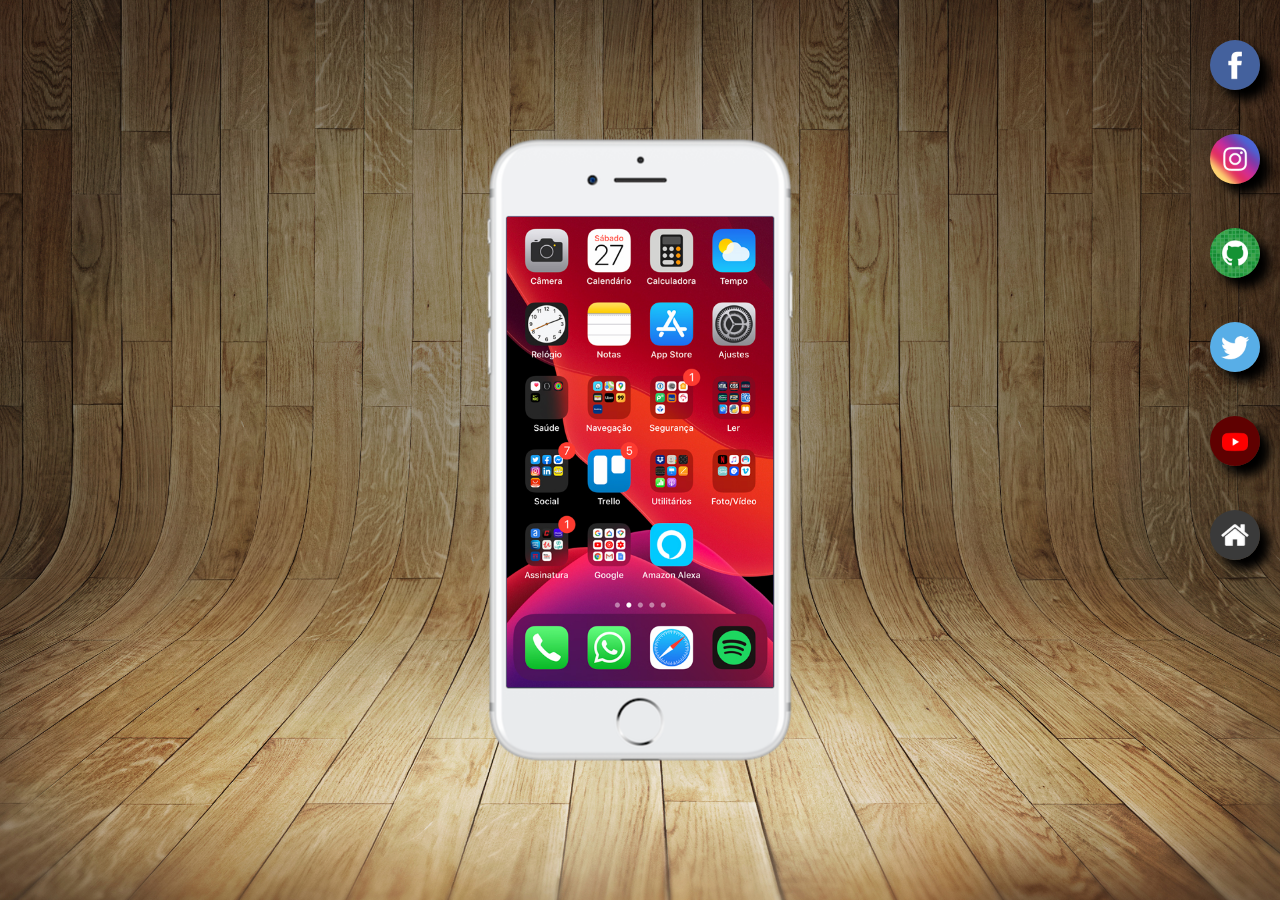
<file: index.html>
<!DOCTYPE html>
<html lang="pt-br">
<head>
    <meta charset="UTF-8">
    <meta http-equiv="X-UA-Compatible" content="IE=edge">
    <meta name="viewport" content="width=device-width, initial-scale=1.0">
    <link rel="shortcut icon" href="imagens/" type="image/x-icon">
    <link rel="stylesheet" href="styles/style.css">
    <title>Projeto Redes Socias</title>
</head>
<body>
    <main>
        <section id="phone">
            <iframe name="tela" src="home.html" frameborder="0" referrerpolicy="no-referrer"></iframe>
        </section>
        <section id="social">
                <a href="telaface.html" target="tela"><img class="logo" src="imagens/logo-facebook.jpg" alt="logo-facebook"></a>
                <a href="telaisnta.html" target="tela"><img class="logo" src="imagens/logo-instagram.jpg" alt="logo-instagram"></a>
                <a href="telagit.html" target="tela"><img class="logo" src="imagens/logo-github.jpg" alt="logo-github"></a>
                <a href="telatwitter.html" target="tela" ><img class="logo" src="imagens/logo-twitter.jpg" alt="logo-twitter"></a>
                <a href="telayoutube.html" target="tela"><img class="logo" src="imagens/logo-youtube.jpg" alt="logo-youtube"></a>
                <a href="home.html" target="tela"><img class="logo" src="imagens/logo-home.jpg" alt="logo-home"></a>

        </section>
    </main>
</body>
</html>
</file>
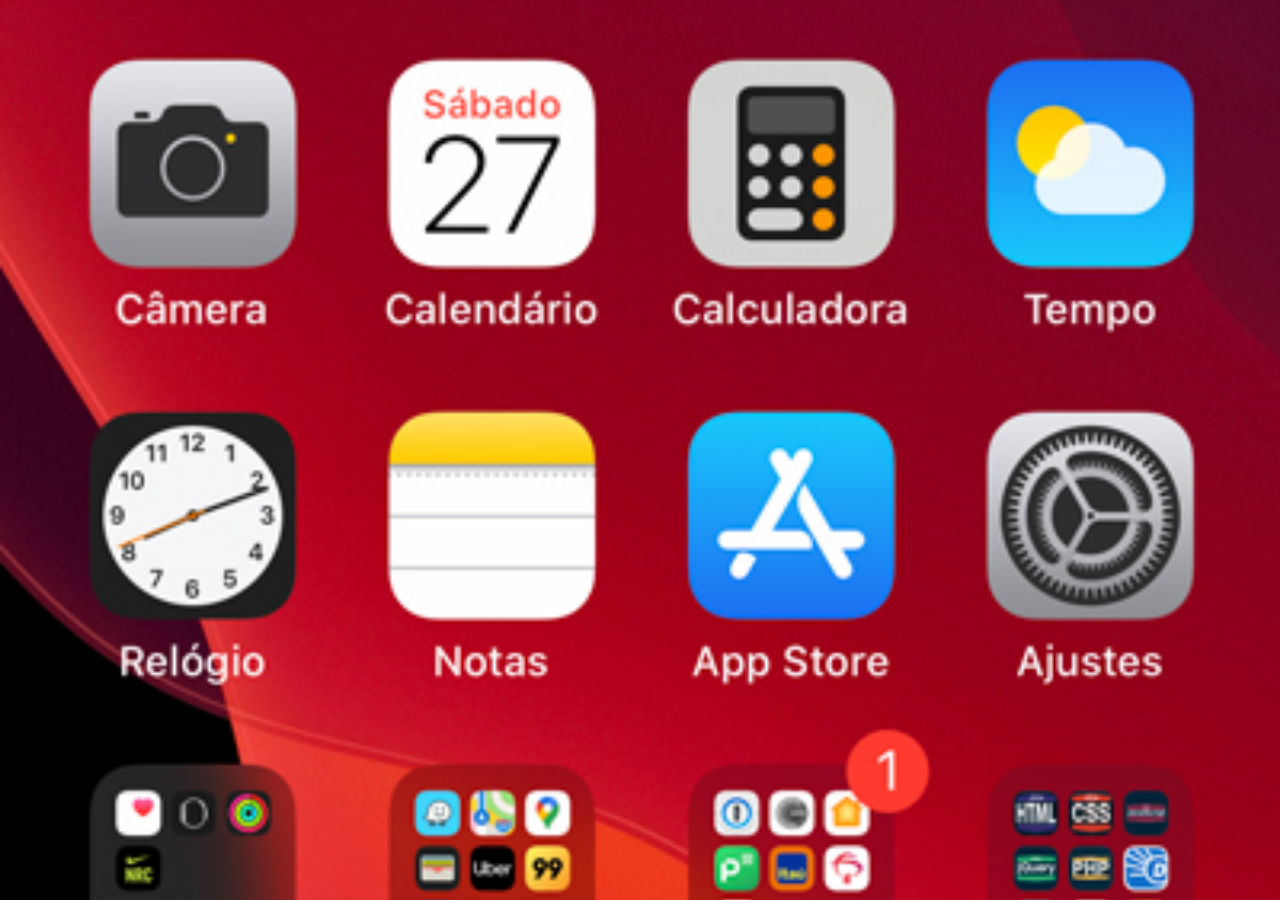
<file: home.html>
<!DOCTYPE html>
<html lang="pt-br">
<head>
    <meta charset="UTF-8">
    <meta http-equiv="X-UA-Compatible" content="IE=edge">
    <meta name="viewport" content="width=device-width, initial-scale=1.0">
    <title>home</title>
    <style>
        *{
            margin: 0;
            height: 0;

        }
        body{
            width: 100vw;
            height: 100vh;
            background: blue url(imagens/tela-home.jpg)no-repeat top center;
            background-size: cover;
        }
    </style>
</head>
<body>
    
</body>
</html>
</file>
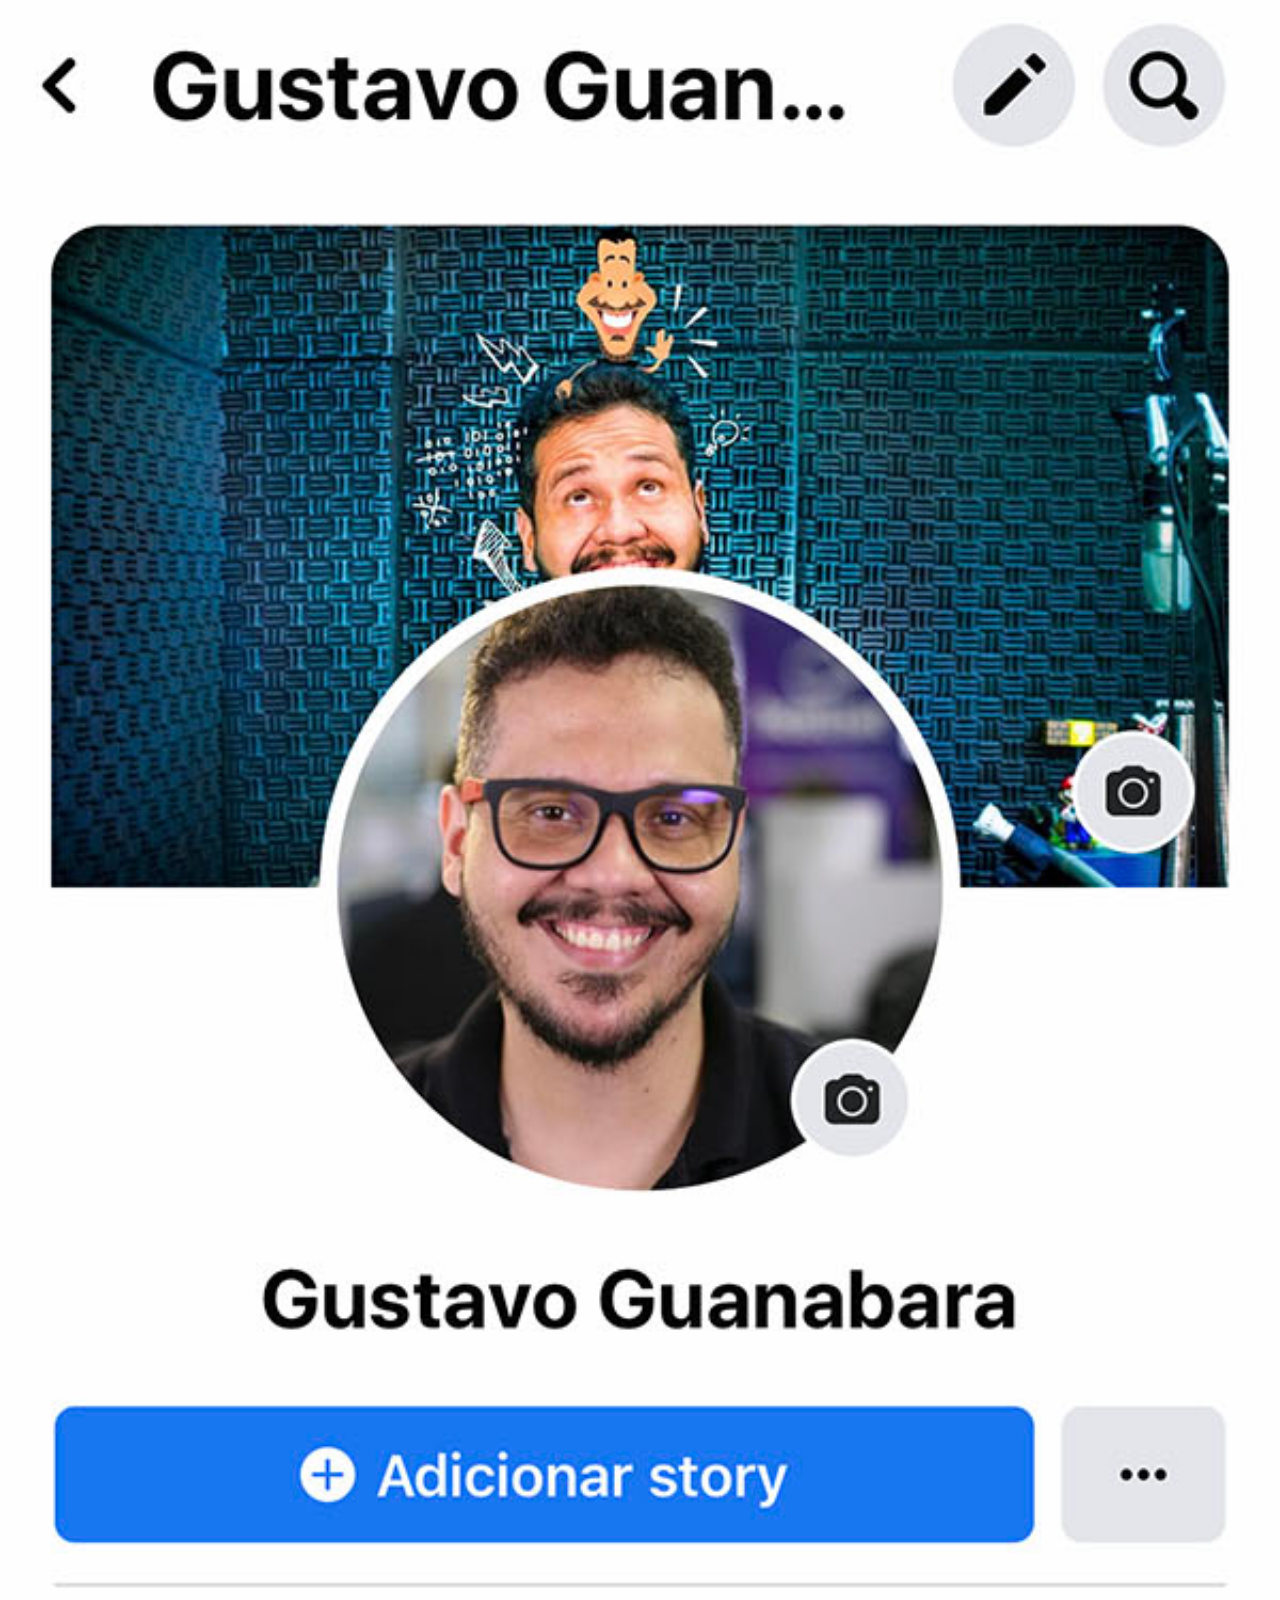
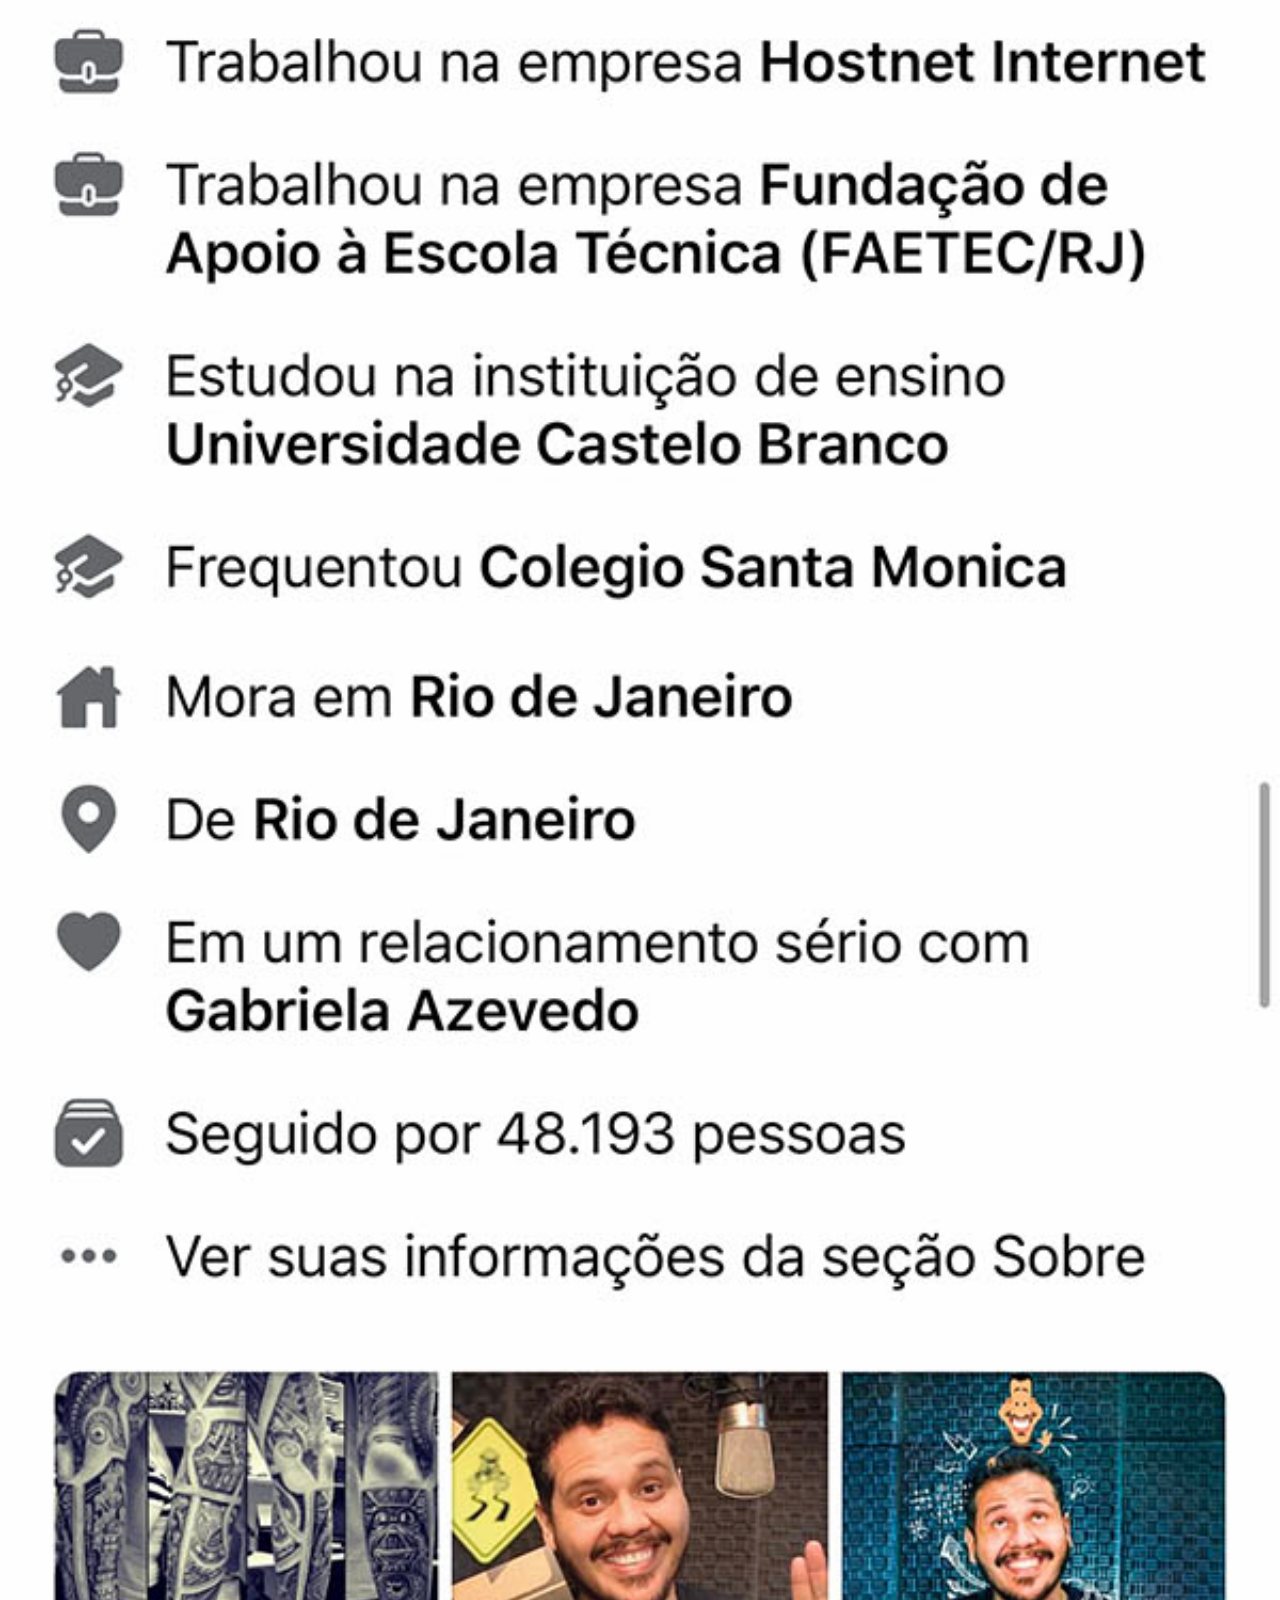
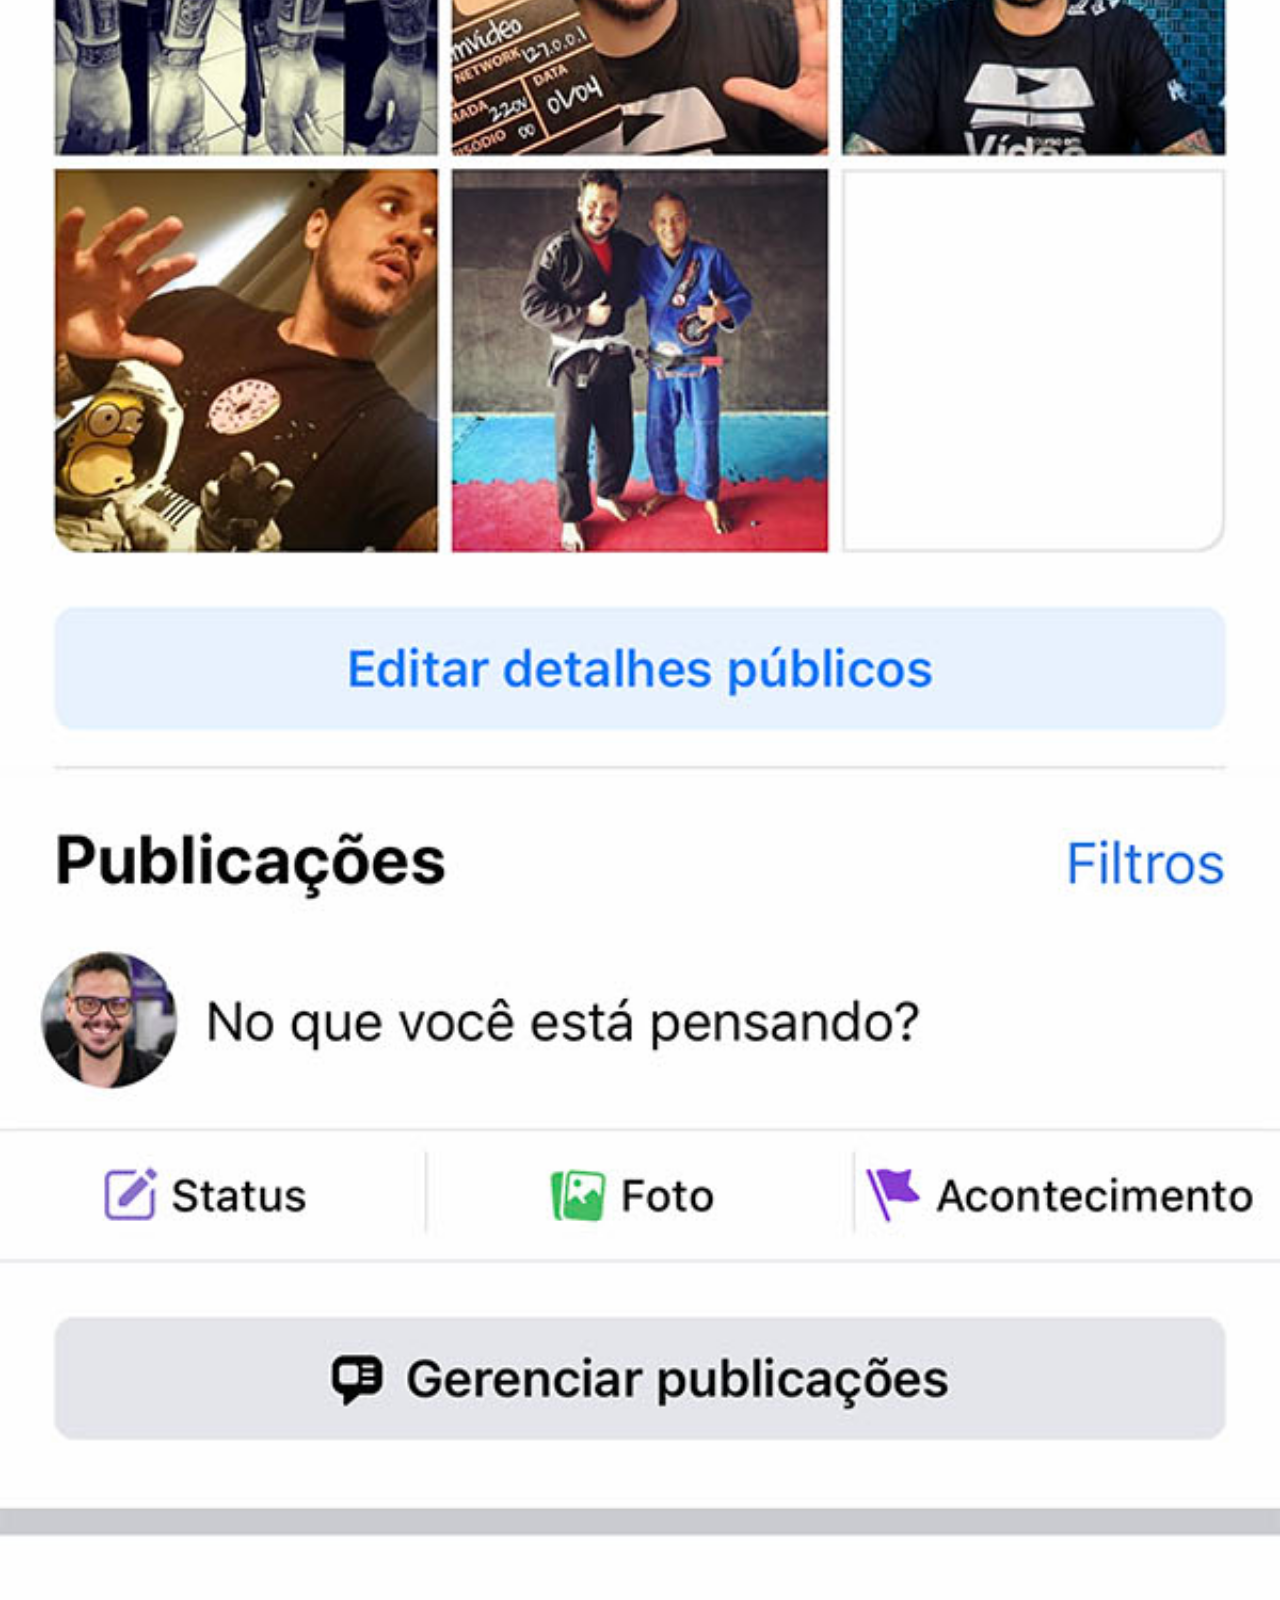
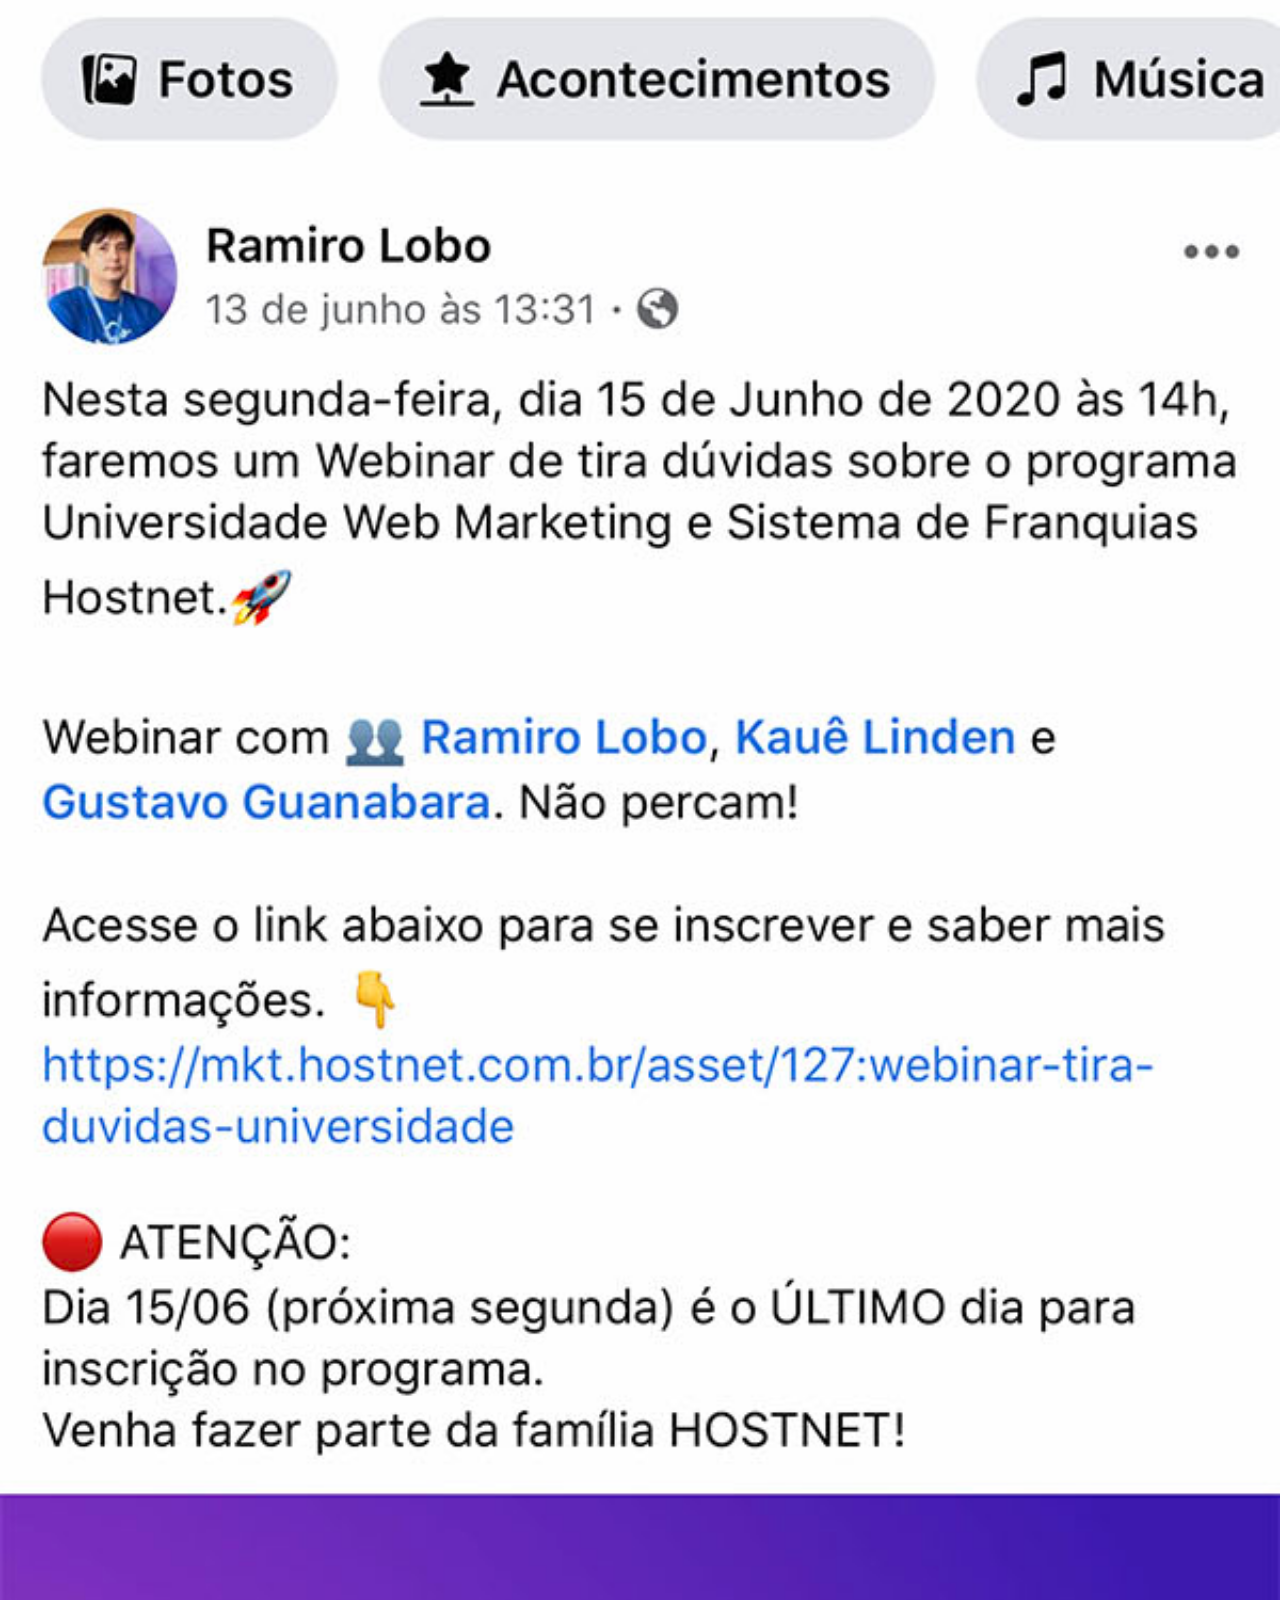
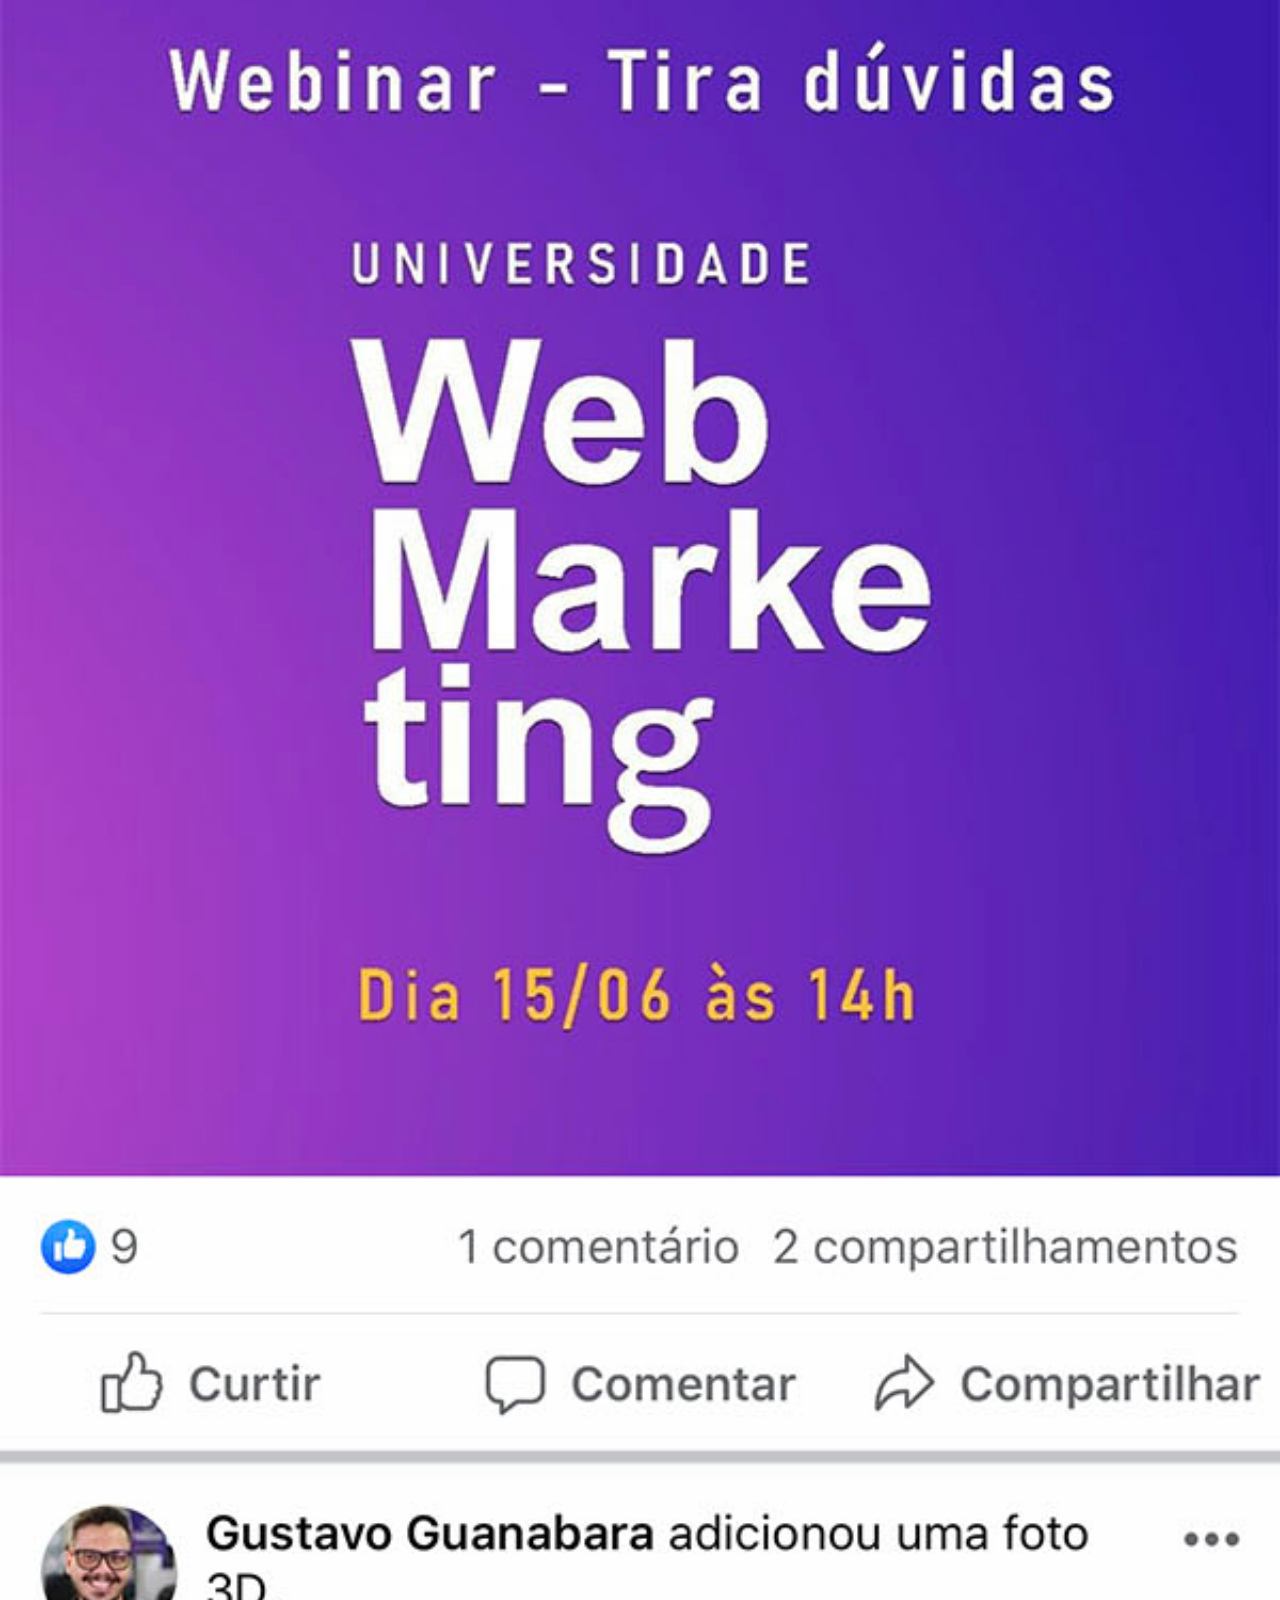
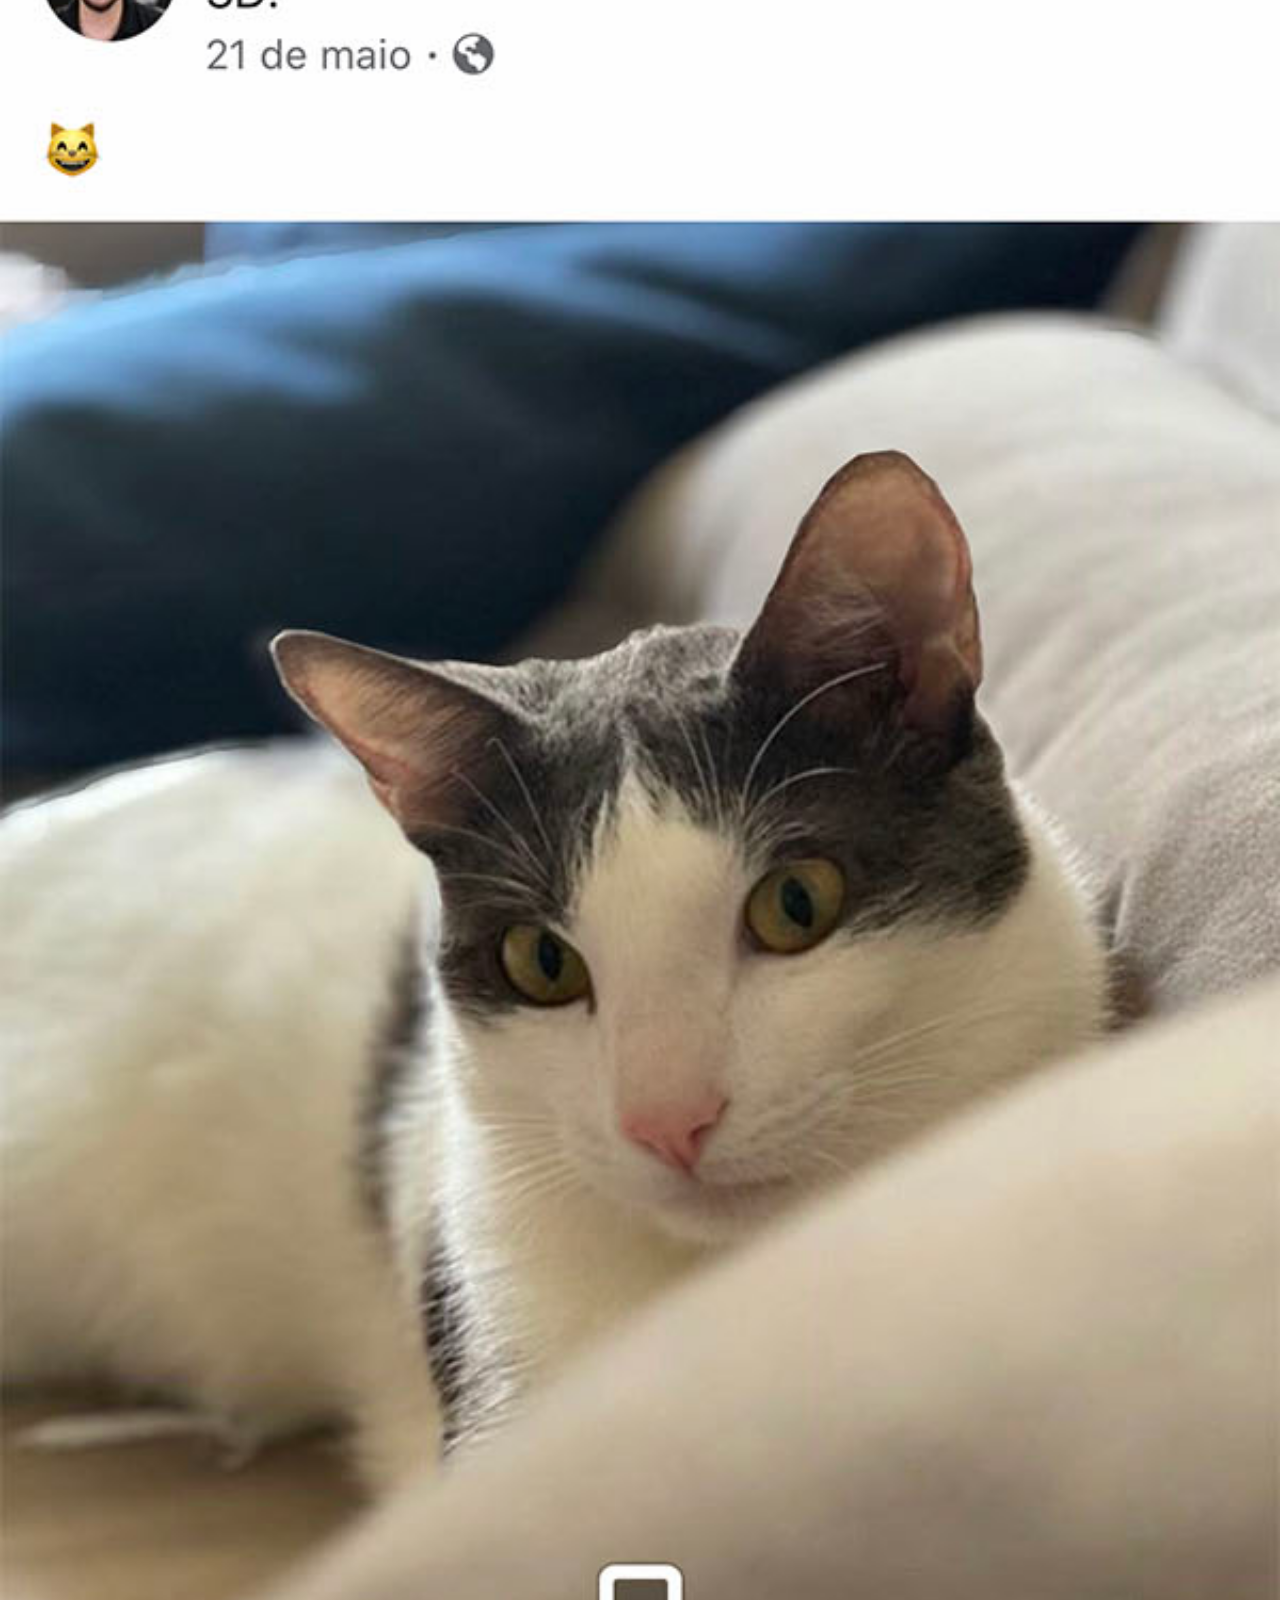
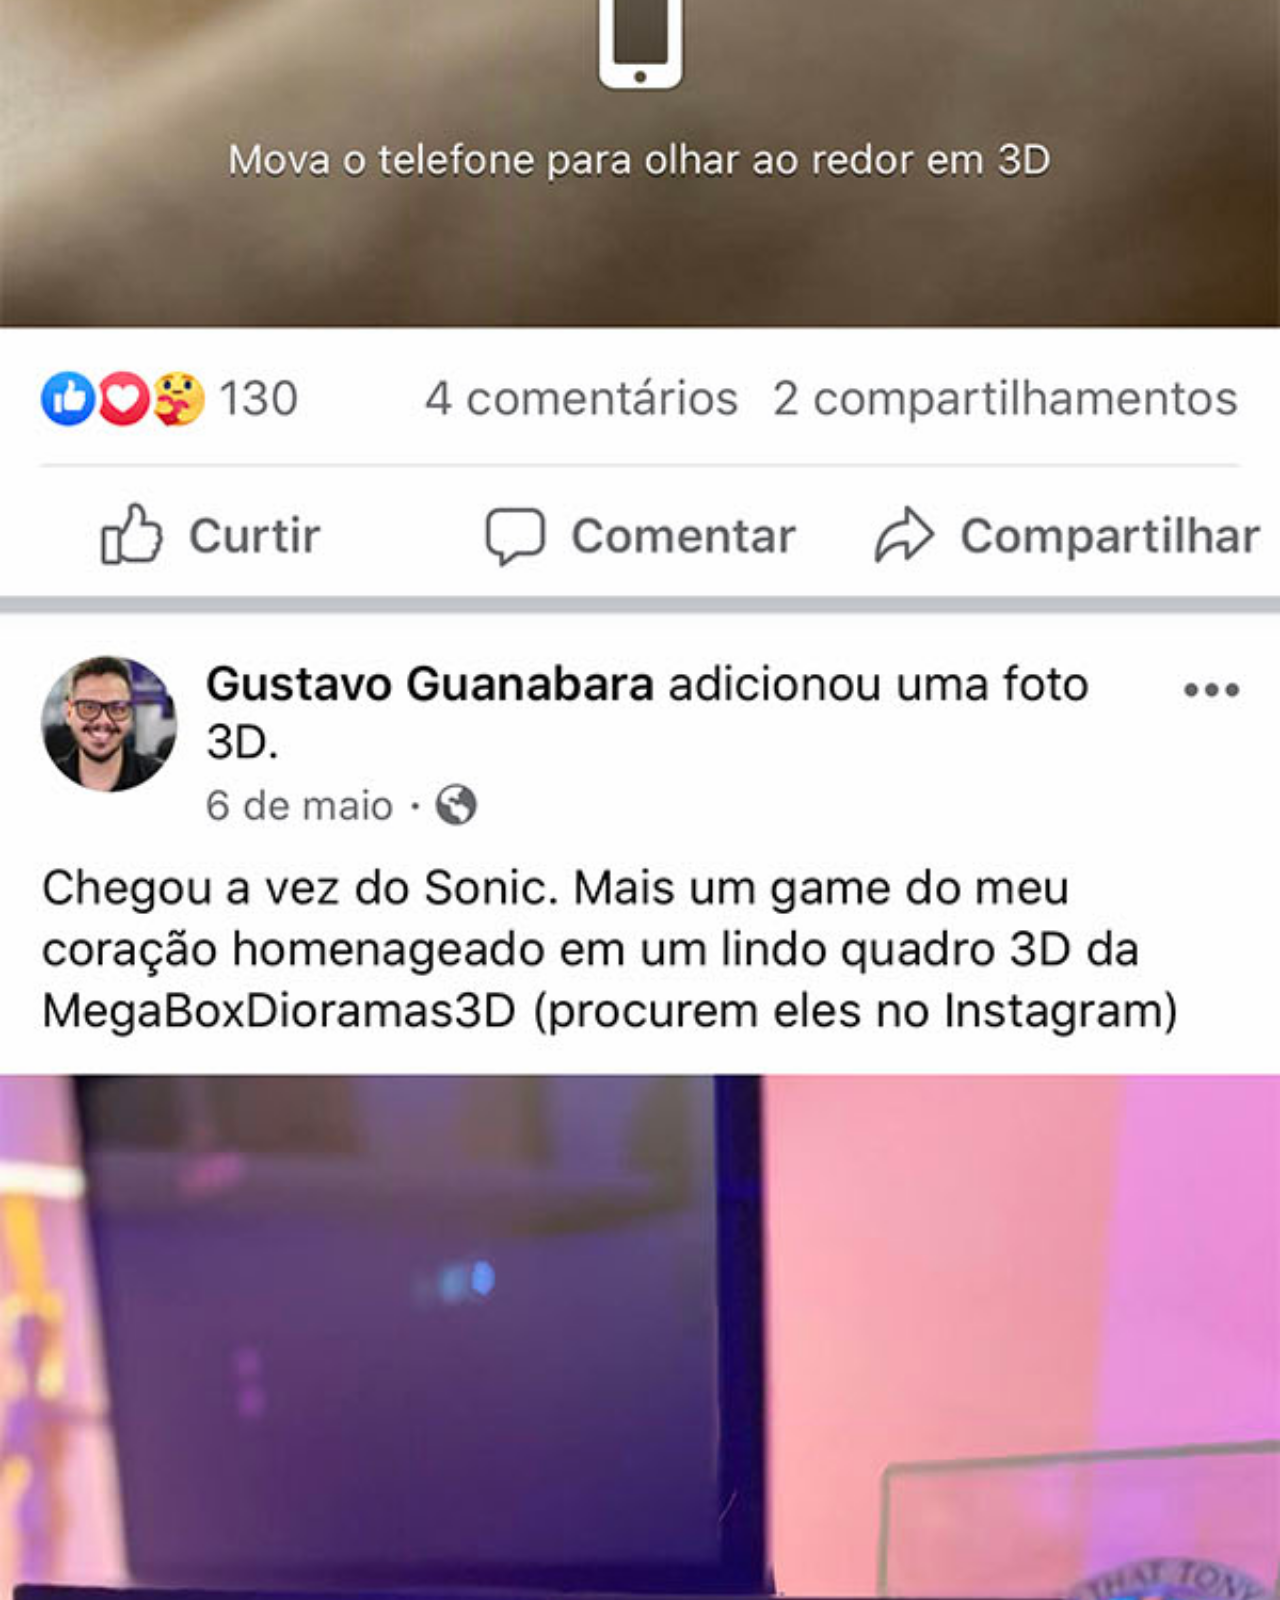
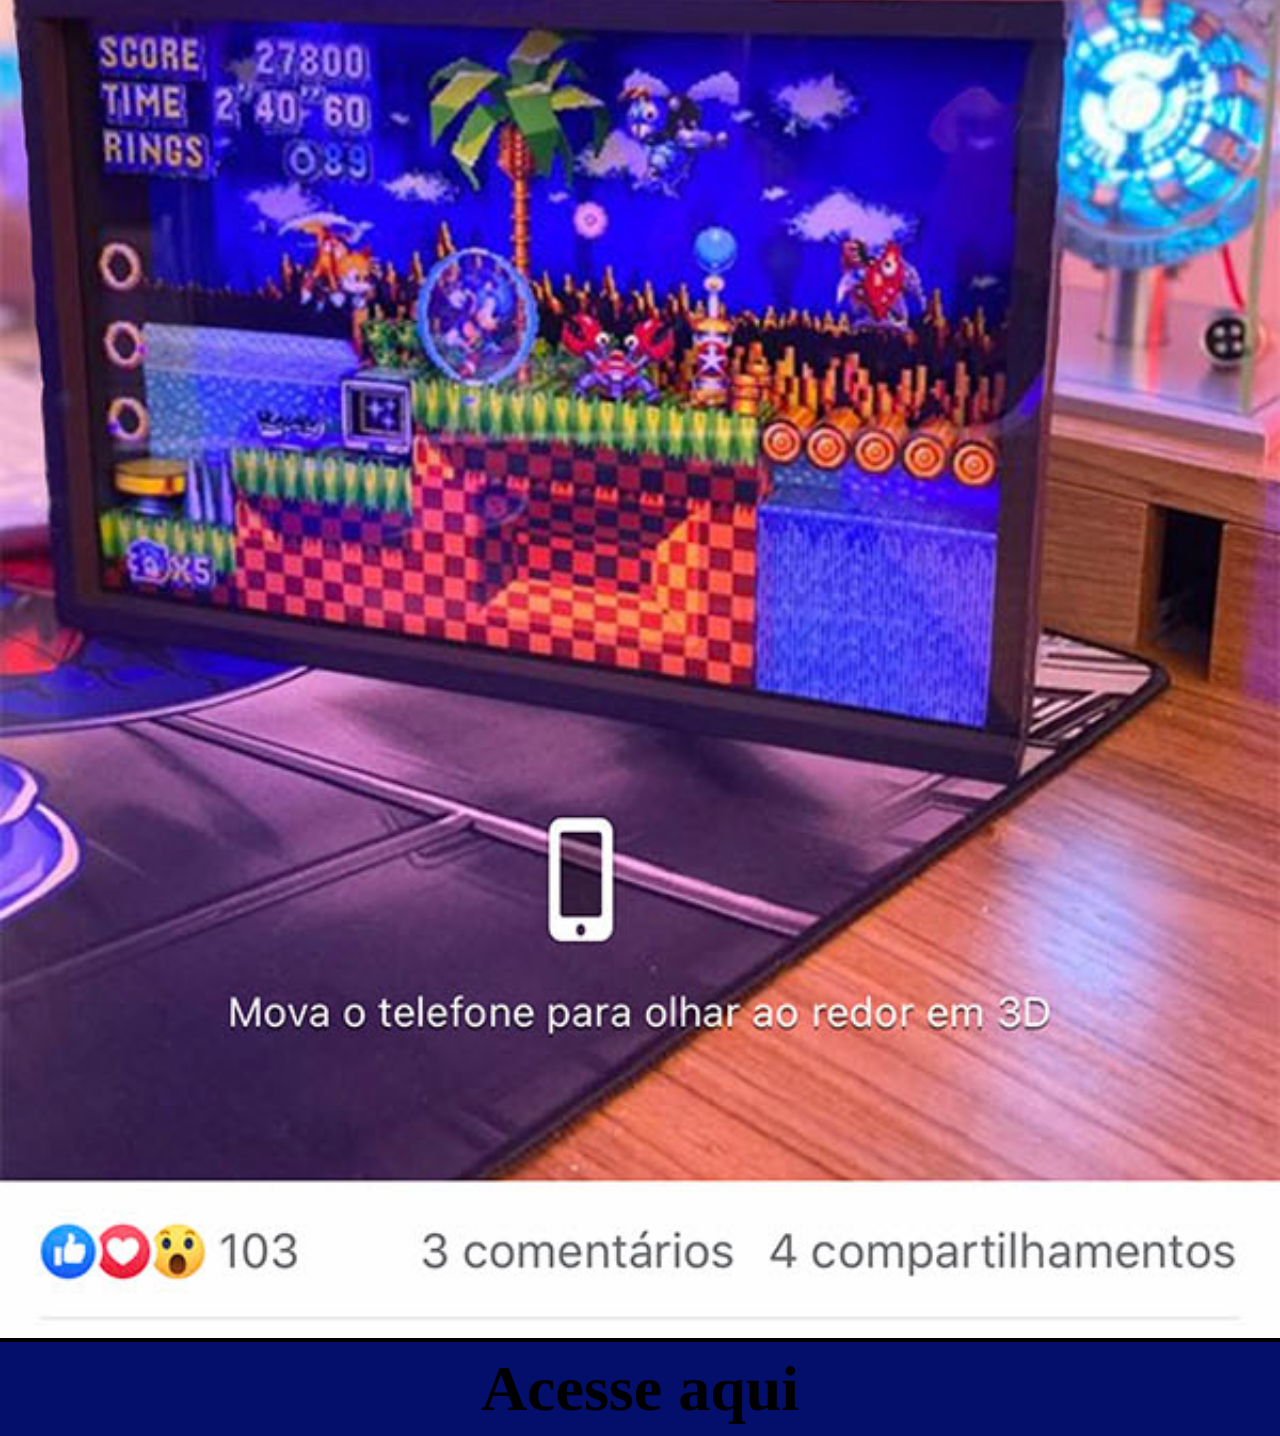
<file: telaface.html>
<!DOCTYPE html>
<html lang="pt-br">
<head>
    <meta charset="UTF-8">
    <meta http-equiv="X-UA-Compatible" content="IE=edge">
    <meta name="viewport" content="width=device-width, initial-scale=1.0">
    <title>home</title>
    <style>
         *{
        margin: 0;
        padding: 0;
        background-color: black;
    }
    ::-webkit-scrollbar{
        width: 0;
        height: 0;
    }
    img{
        width: 100vw;
        min-width: none;
    }
    a{
        display: block;
        padding: 10px;
        text-decoration: none;
        background-color: rgba(7, 25, 189, 0.568);
        color: black;
        text-align: center;
        font-size: 5vw;
        font-weight: bolder;
    }
    a:hover {
        background-color: rgb(0, 68, 255);
    }
    </style>
</head>
<body>
    <img src="imagens/tela-facebook.jpg" alt="tela-facebook">
    <a href="https://www.facebook.com/gustavoguanabara" target="_blank" rel="external">Acesse aqui</a>
    
</body>
</html>
</file>
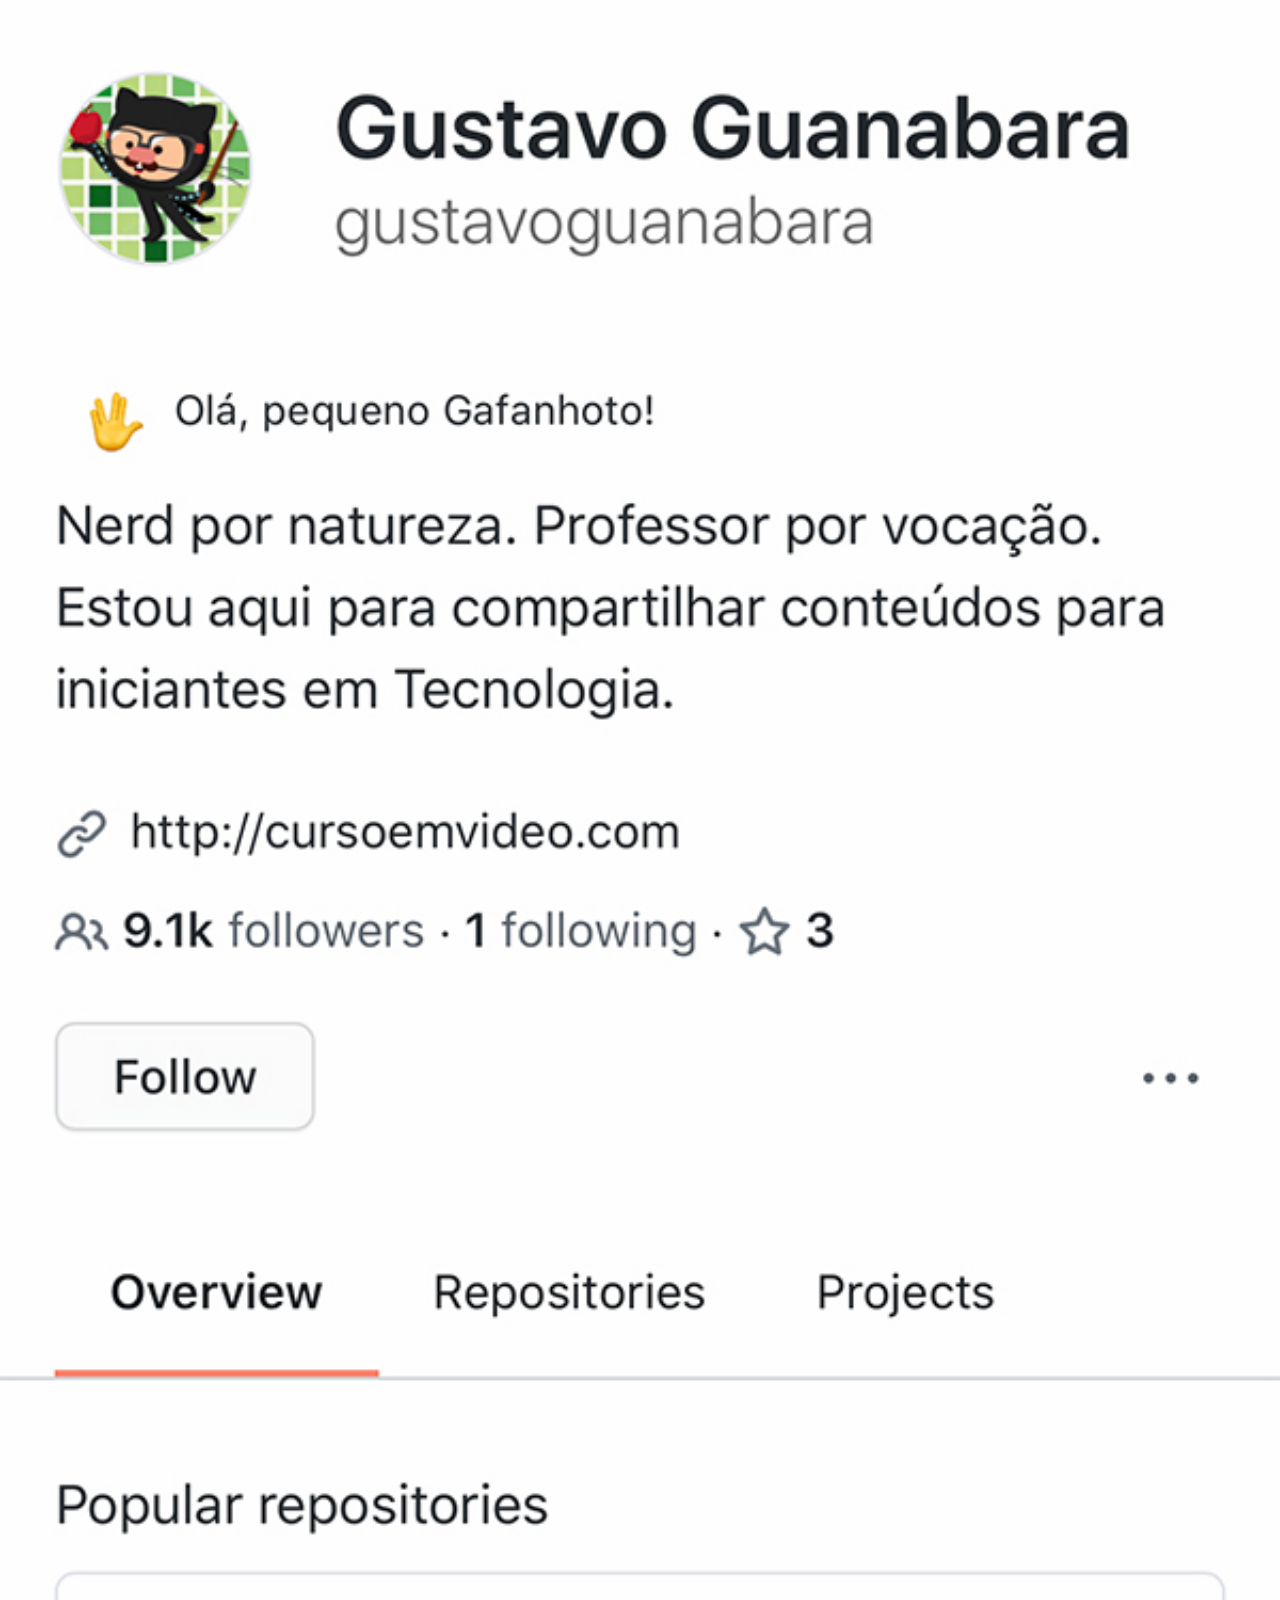
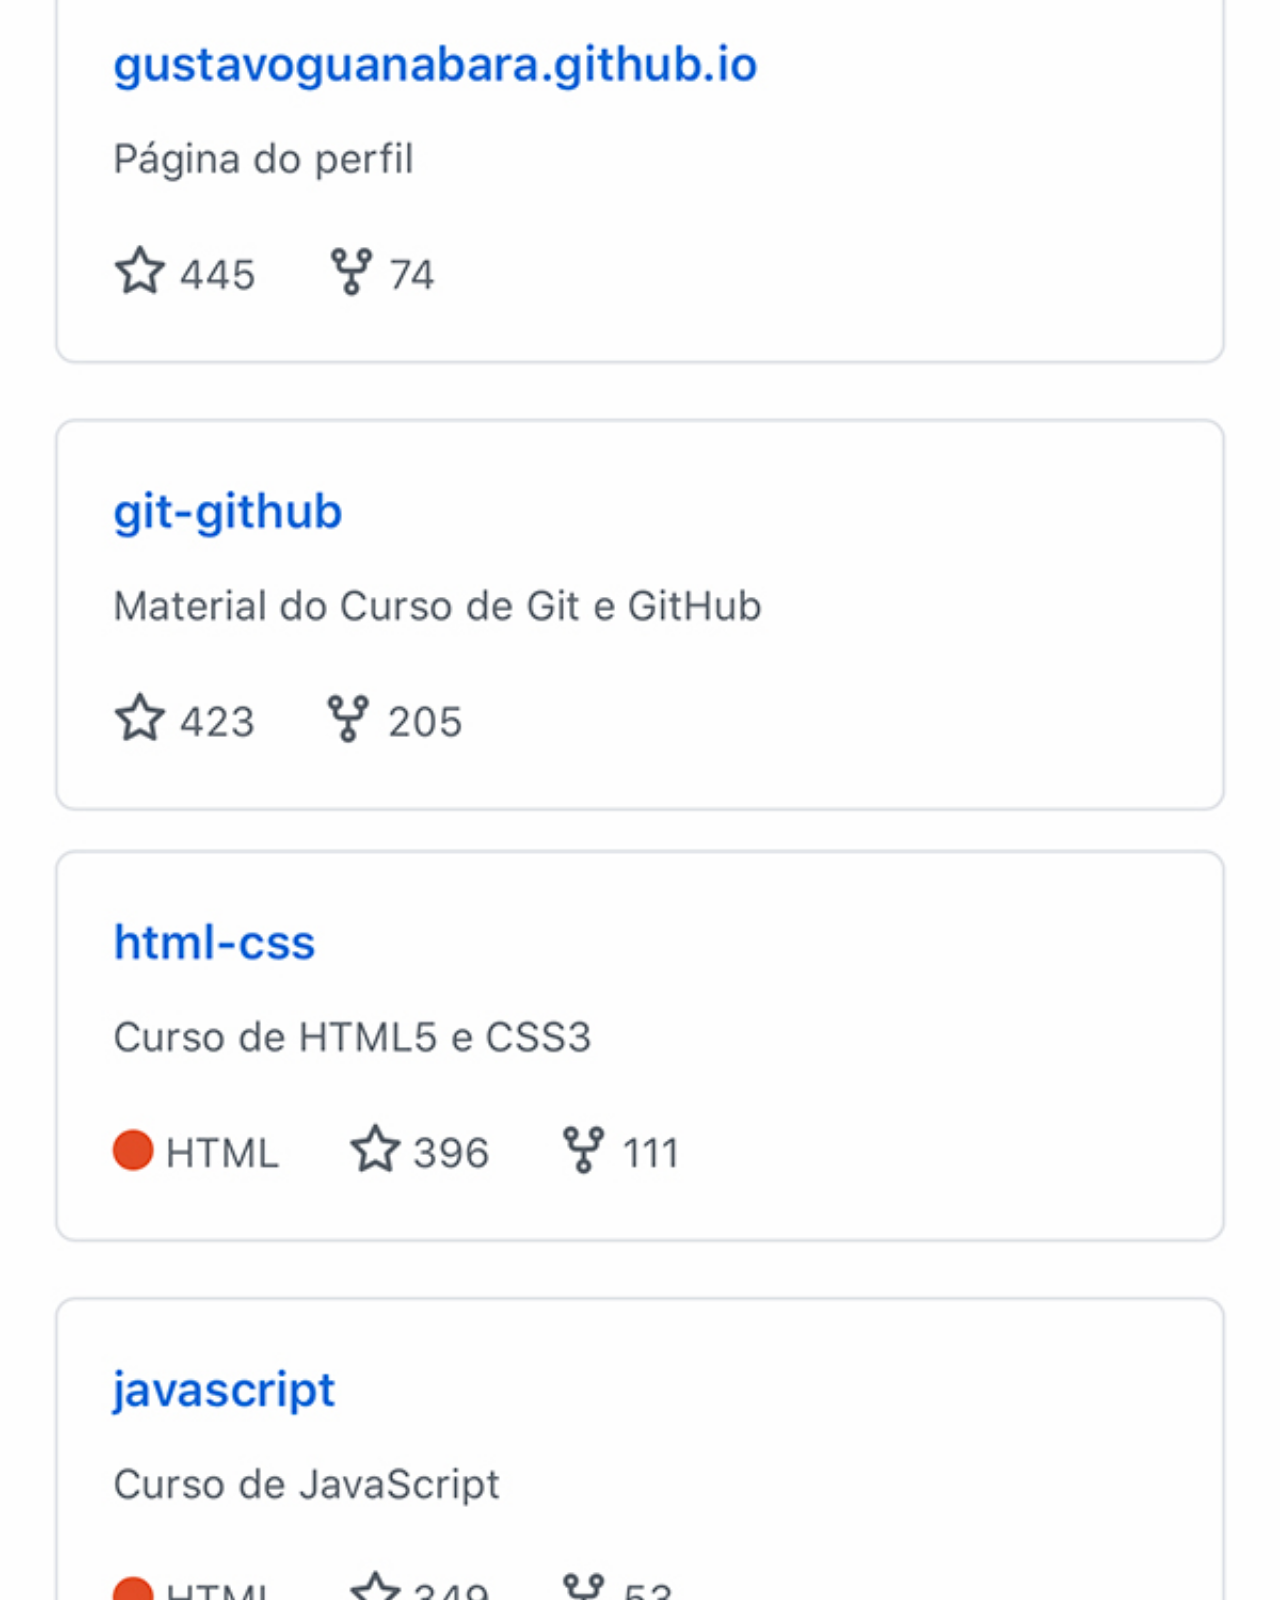
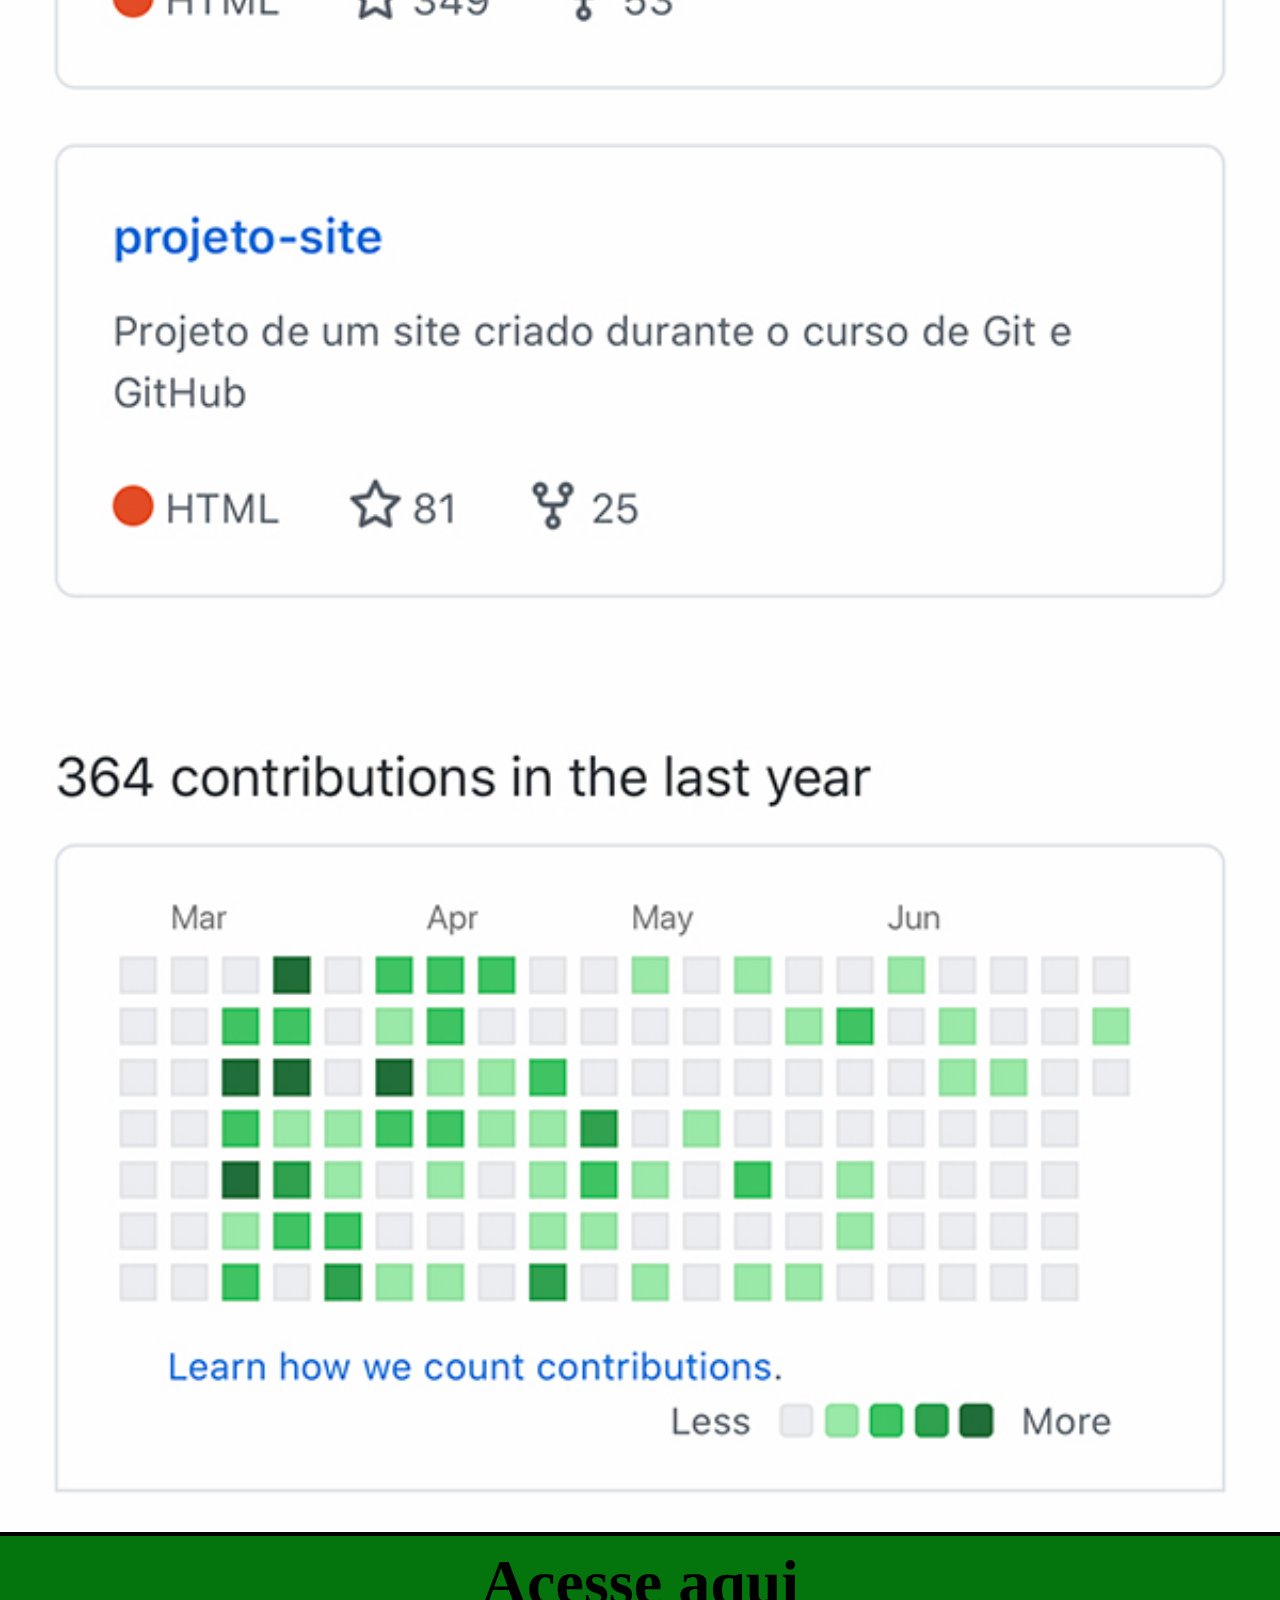
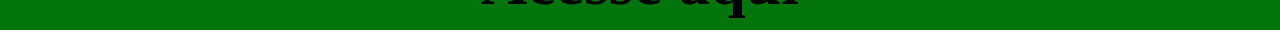
<file: telagit.html>
<!DOCTYPE html>
<html lang="pt-br">
<head>
    <meta charset="UTF-8">
    <meta http-equiv="X-UA-Compatible" content="IE=edge">
    <meta name="viewport" content="width=device-width, initial-scale=1.0">
    <title>home</title>
    <style>
     *{
        margin: 0;
        padding: 0;
        background-color: black;
    }
    ::-webkit-scrollbar{
        width: 0;
        height: 0;
    }
    img{
        width: 100vw;
        min-width: none;
    }
    a{
        display: block;
        padding: 10px;
        text-decoration: none;
        background-color: rgba(7, 189, 22, 0.61);
        color: black;
        text-align: center;
        font-size: 5vw;
        font-weight: bolder;
    }
    a:hover {
        background-color: rgb(0, 255, 76);
    }
    </style>
</head>
<body>
    <img src="imagens/tela-github.jpg" alt="tela-github">
    <a href="https://github.com/gustavoguanabara" target="_blank" rel="external">Acesse aqui</a>
    
</body>
</html>
</file>
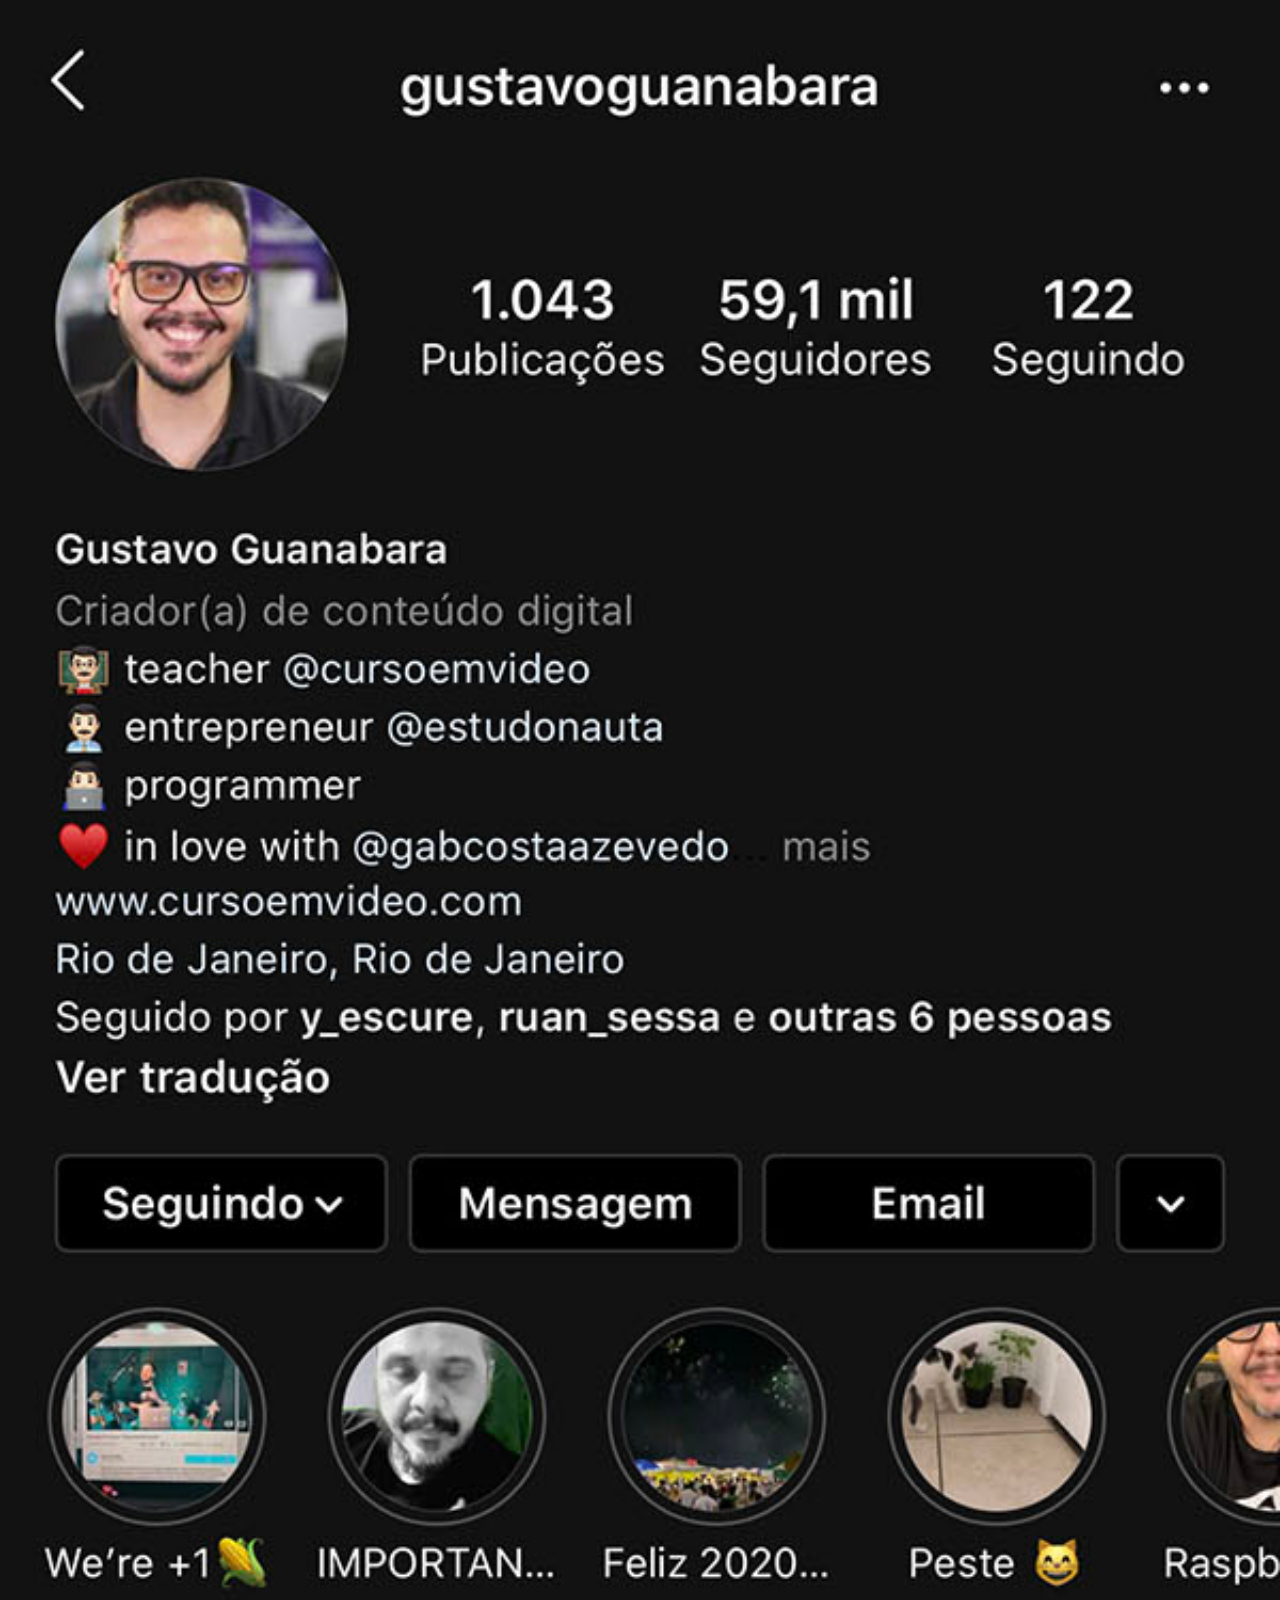
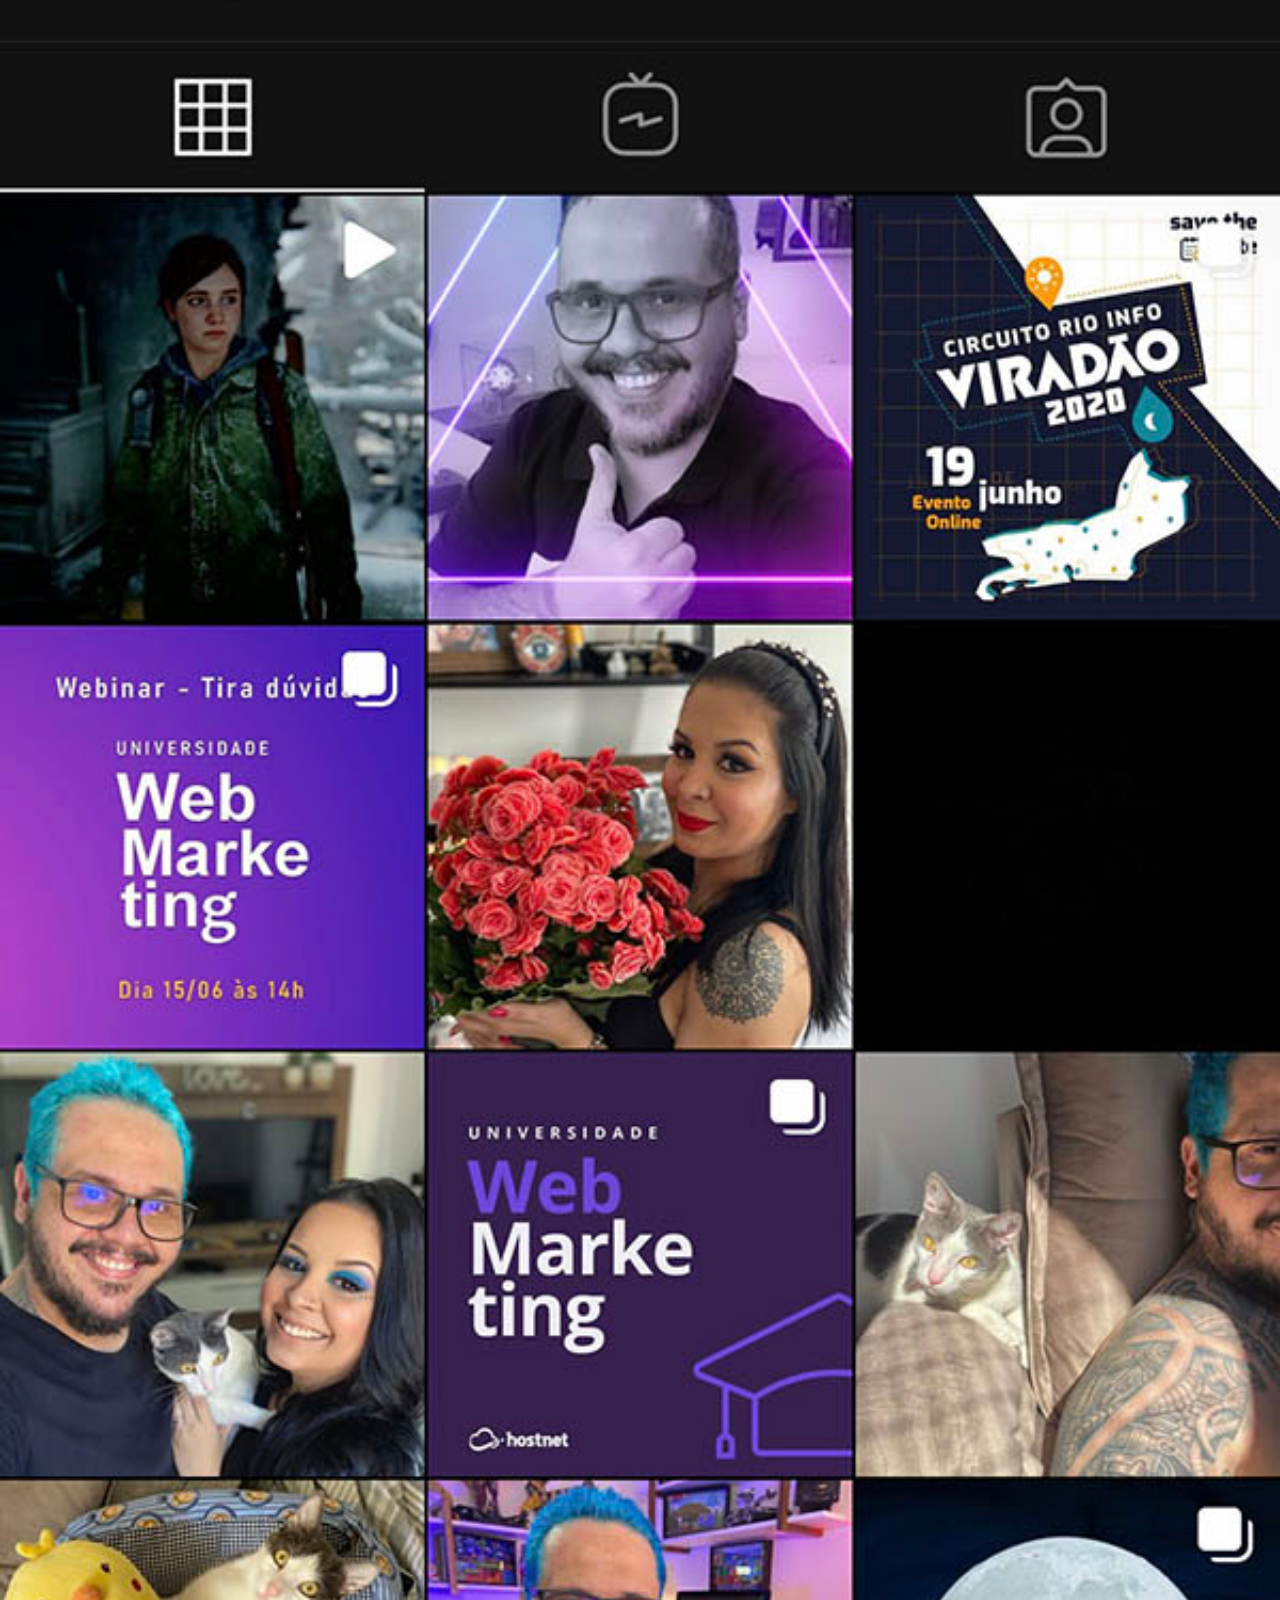
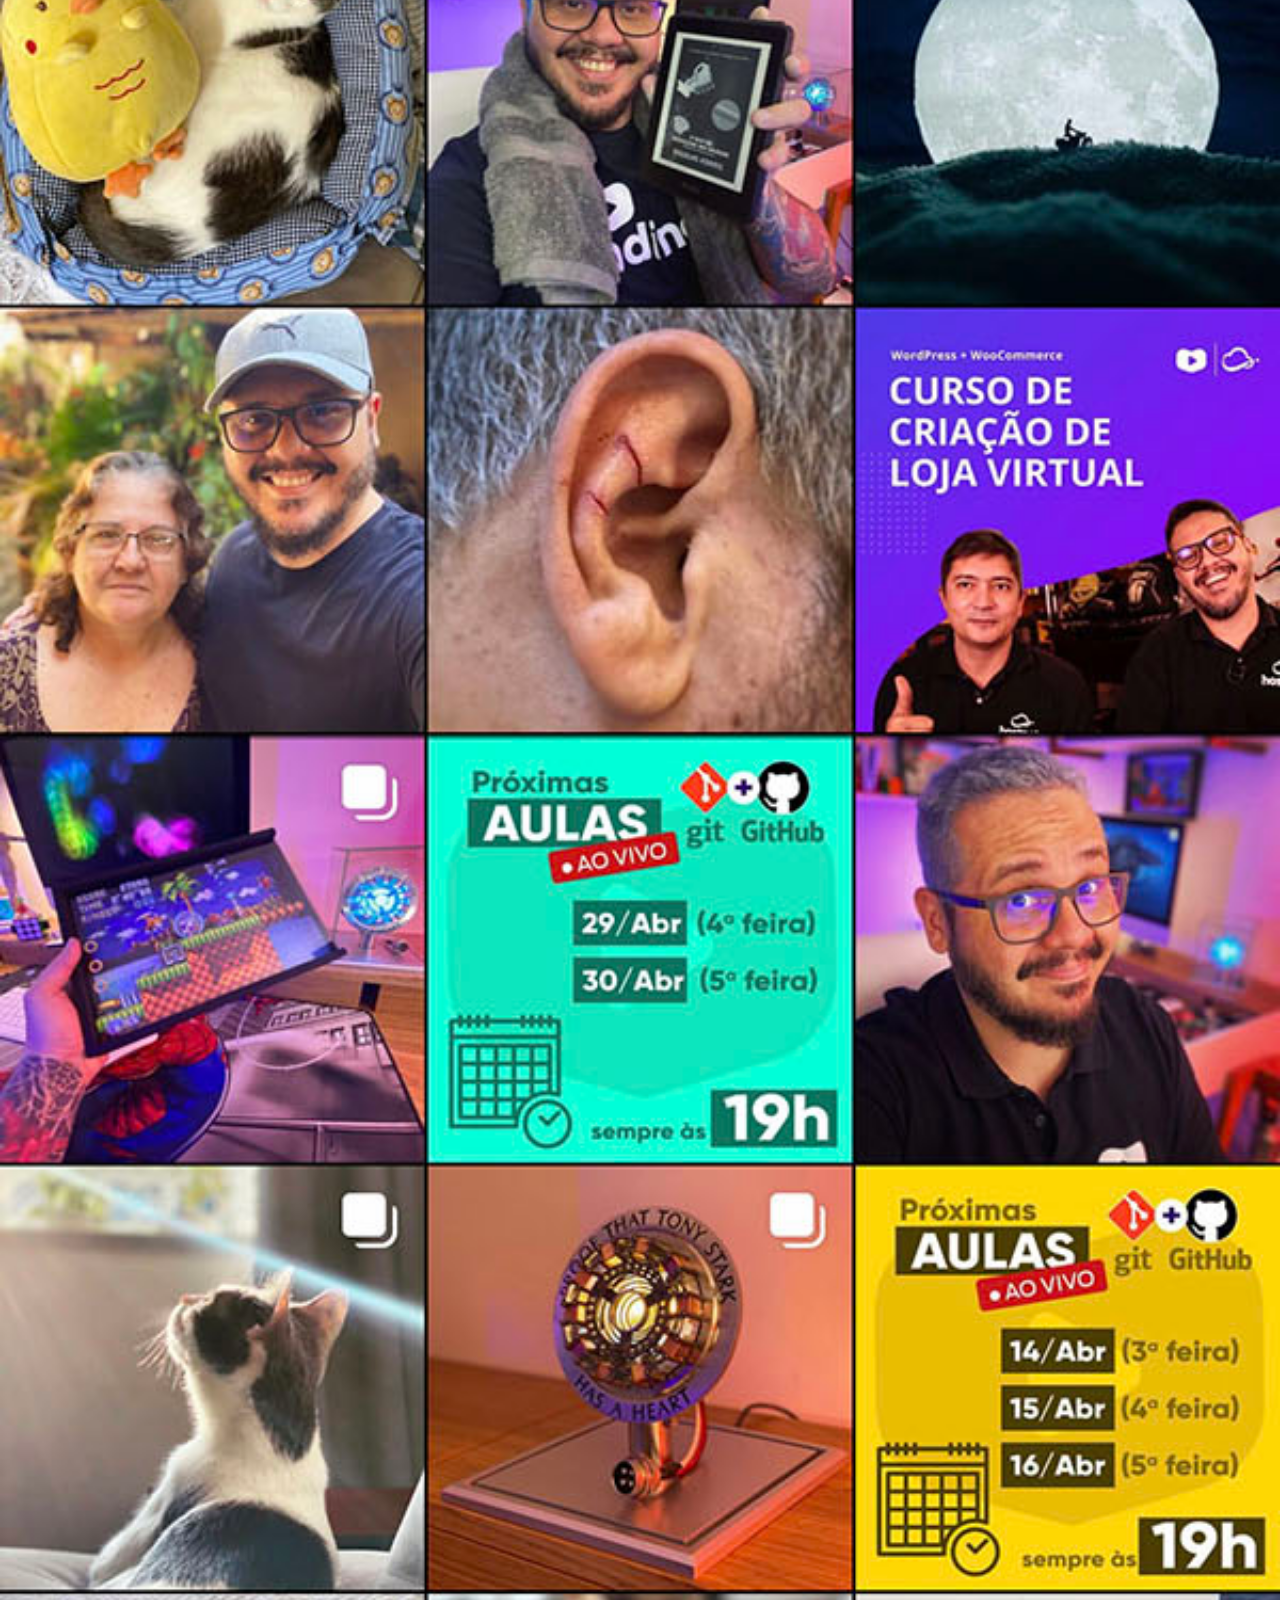
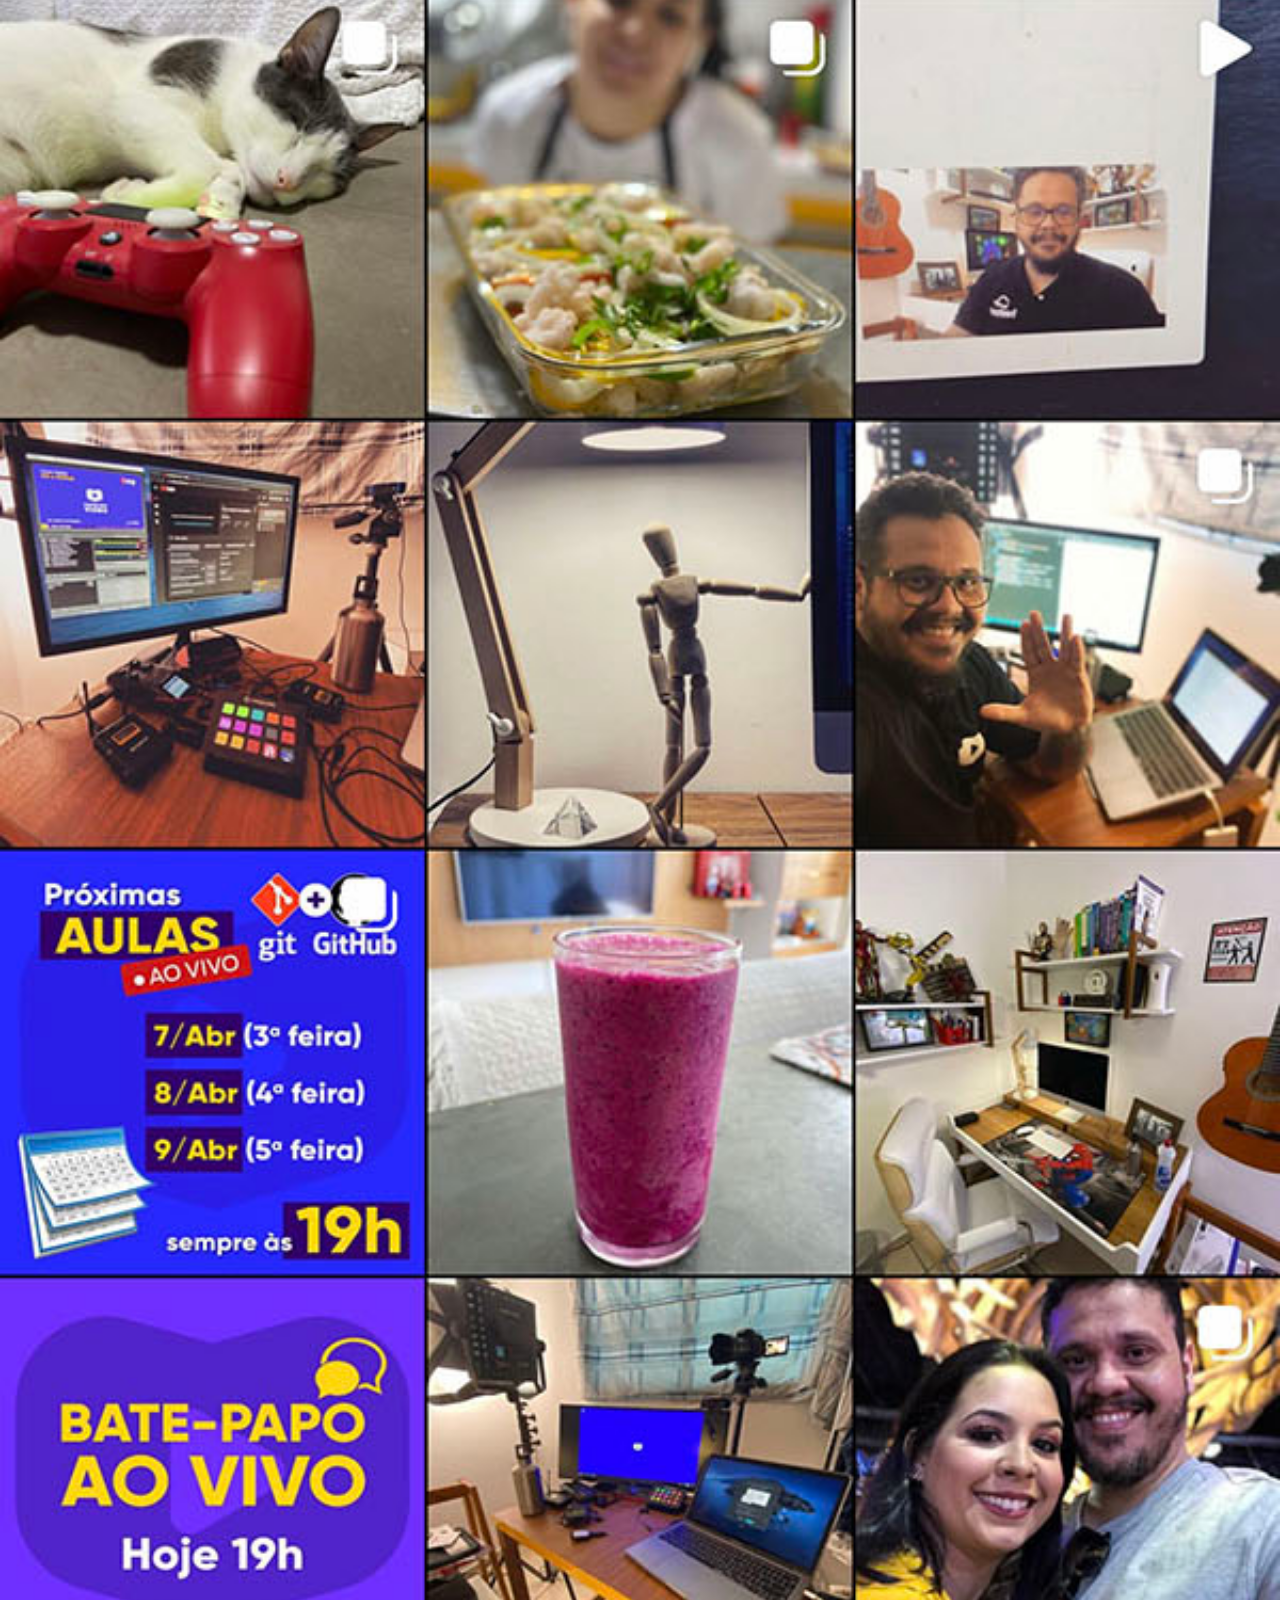
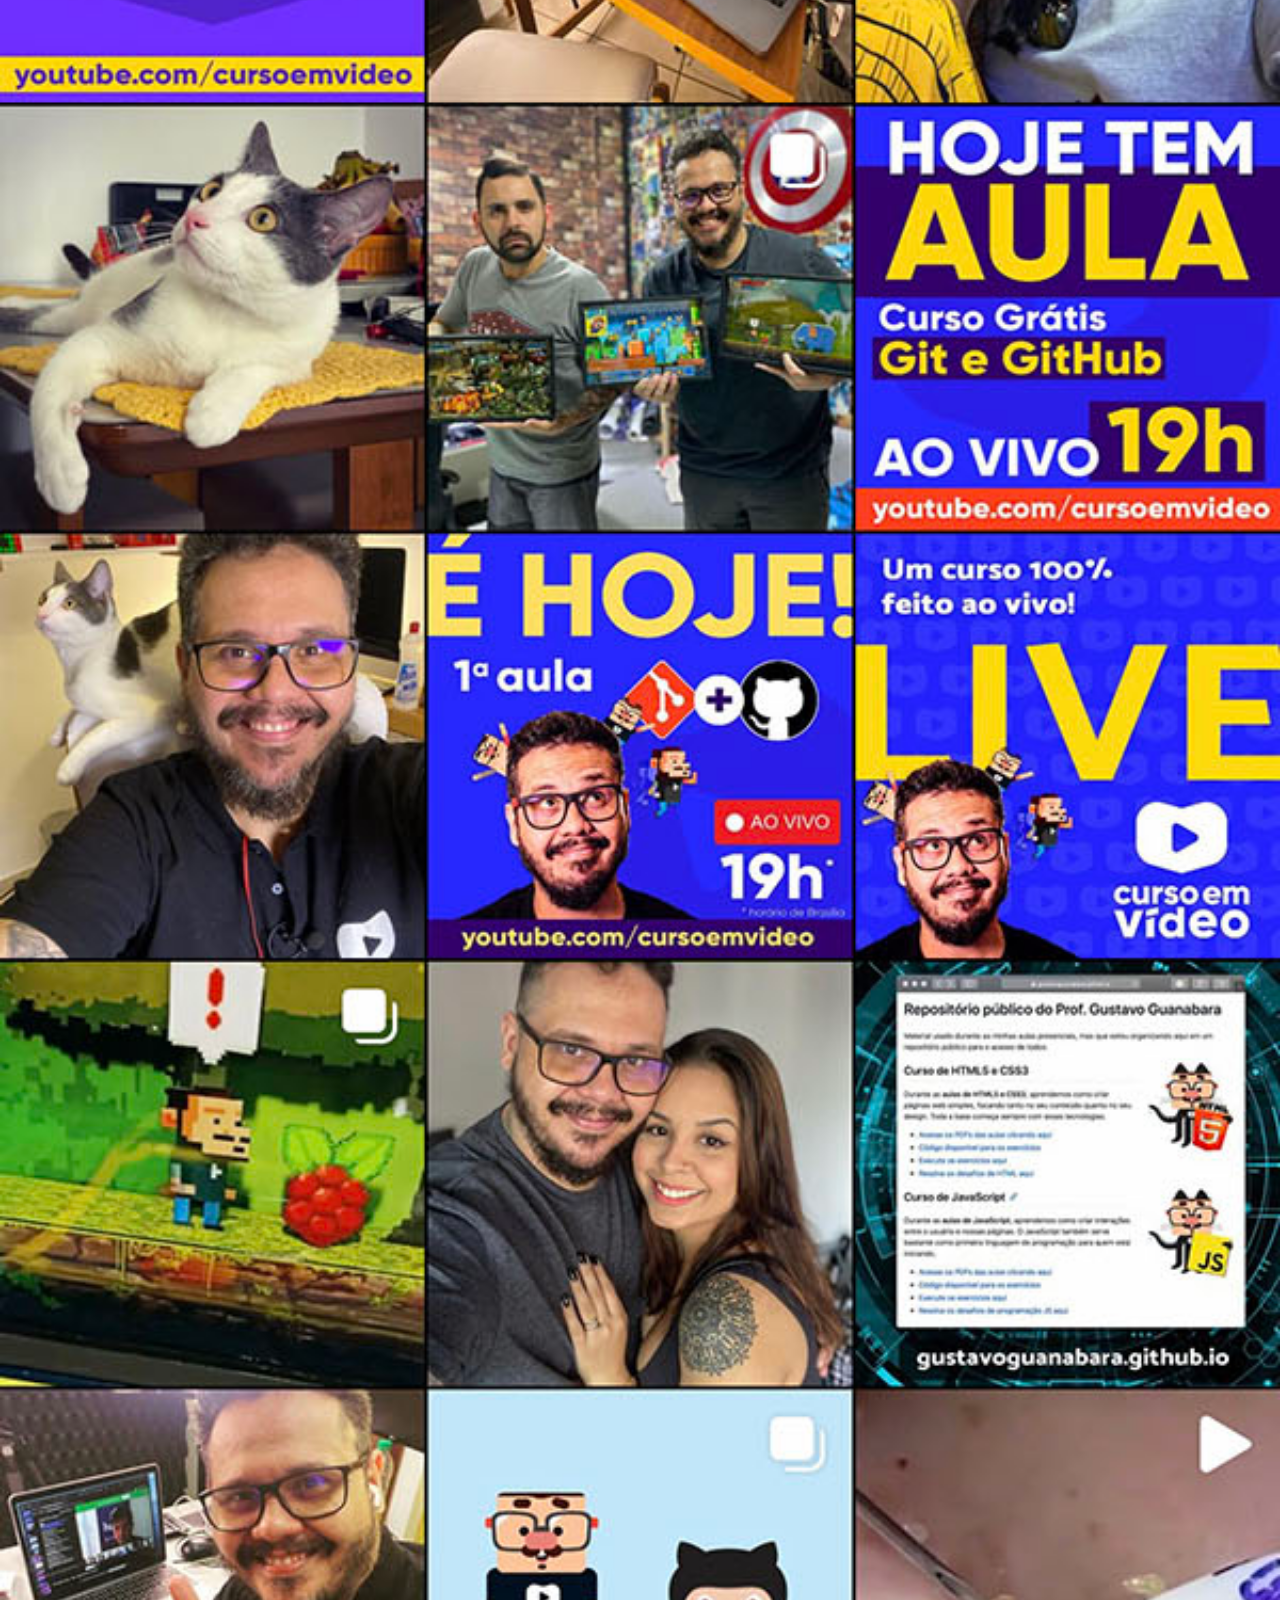
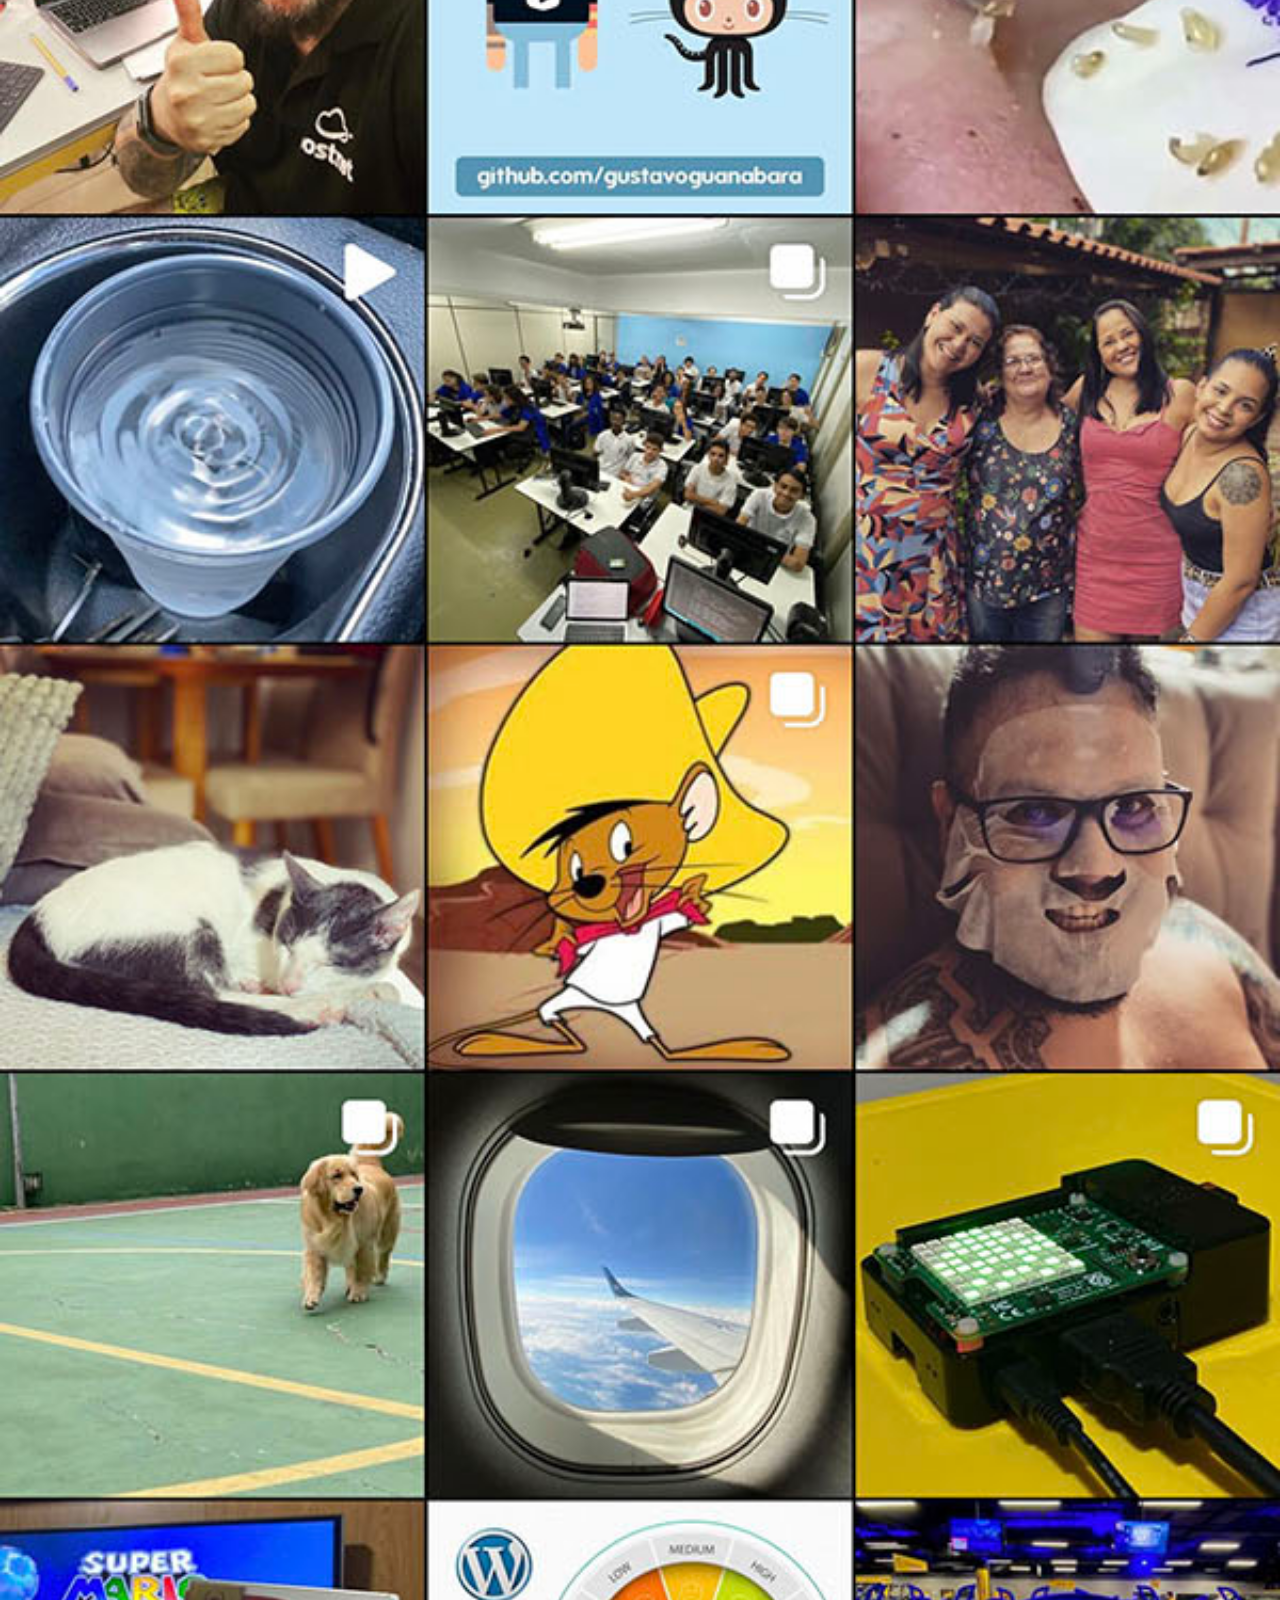
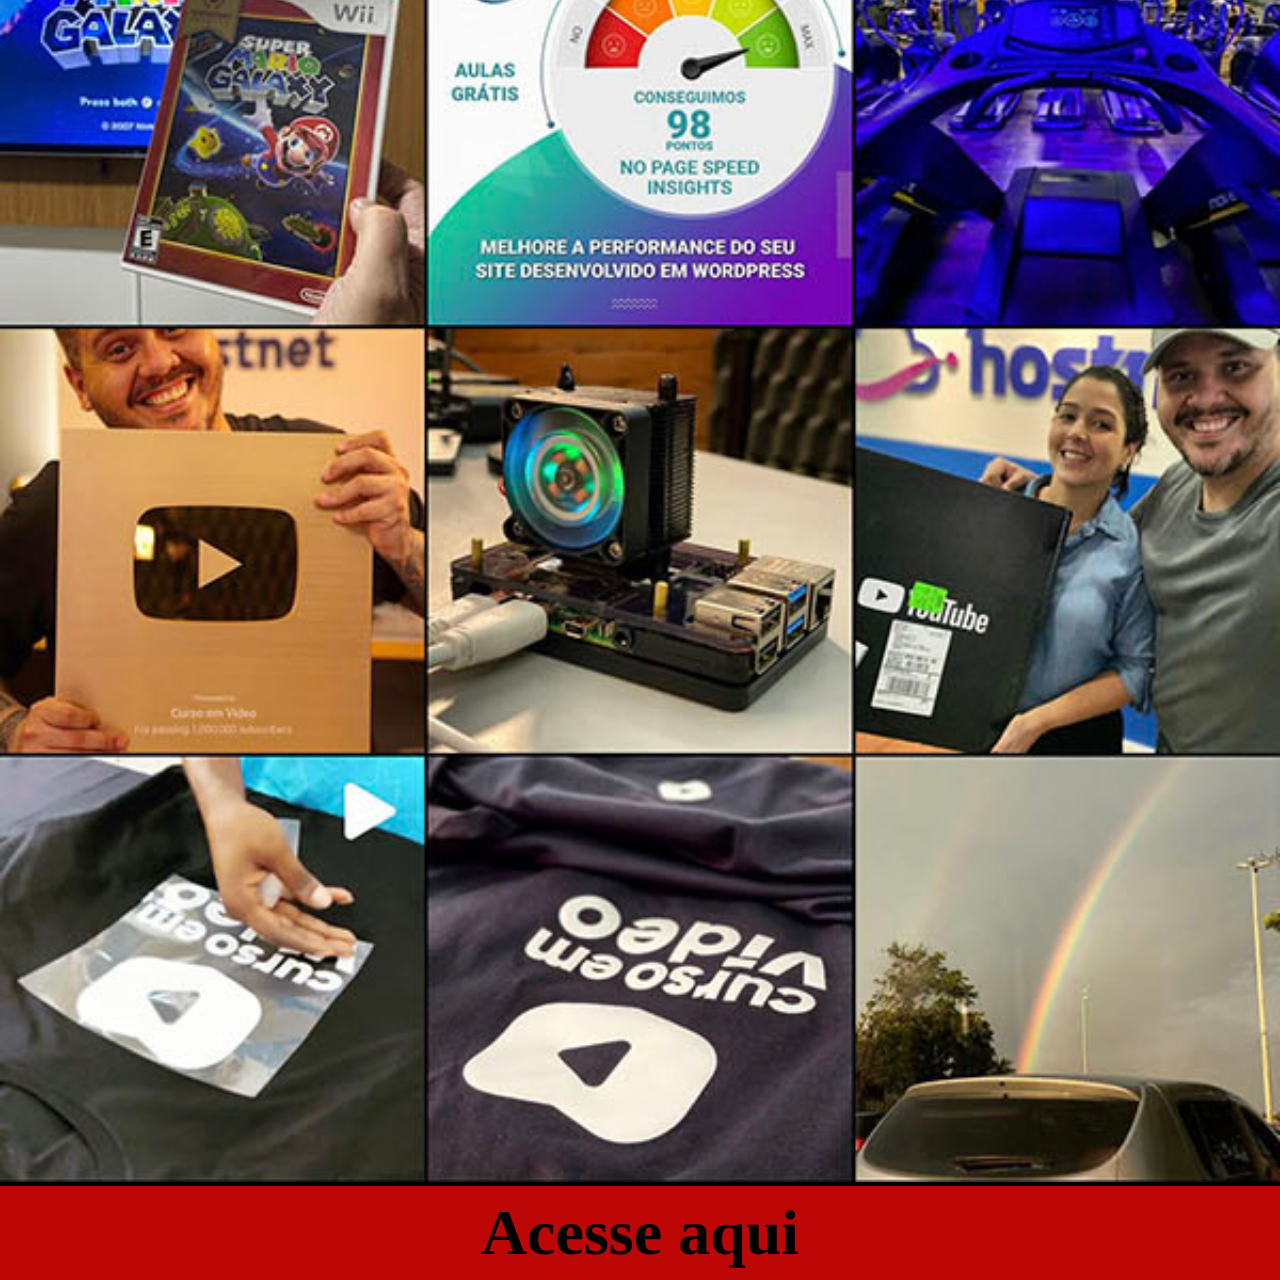
<file: telaisnta.html>
<!DOCTYPE html>
<html lang="pt-br">
<head>
    <meta charset="UTF-8">
    <meta http-equiv="X-UA-Compatible" content="IE=edge">
    <meta name="viewport" content="width=device-width, initial-scale=1.0">
    <title>home</title>
    <style>
         *{
        margin: 0;
        padding: 0;
        background-color: black;
    }
    ::-webkit-scrollbar{
        width: 0;
        height: 0;
    }
    img{
        width: 100vw;
        min-width: none;
    }
    a{
        display: block;
        padding: 10px;
        text-decoration: none;
        background-color: rgb(189, 7, 7);
        color: black;
        text-align: center;
        font-size: 5vw;
        font-weight: bolder;
    }
    a:hover {
        background-color: red;
    }
    </style>
</head>
<body>
    <img src="imagens/tela-instagram.jpg" alt="tela-instagram">
    <a href="https://www.instagram.com/gustavoguanabara/" target="_blank" rel="external">Acesse aqui</a>
</body>
</html>
</file>
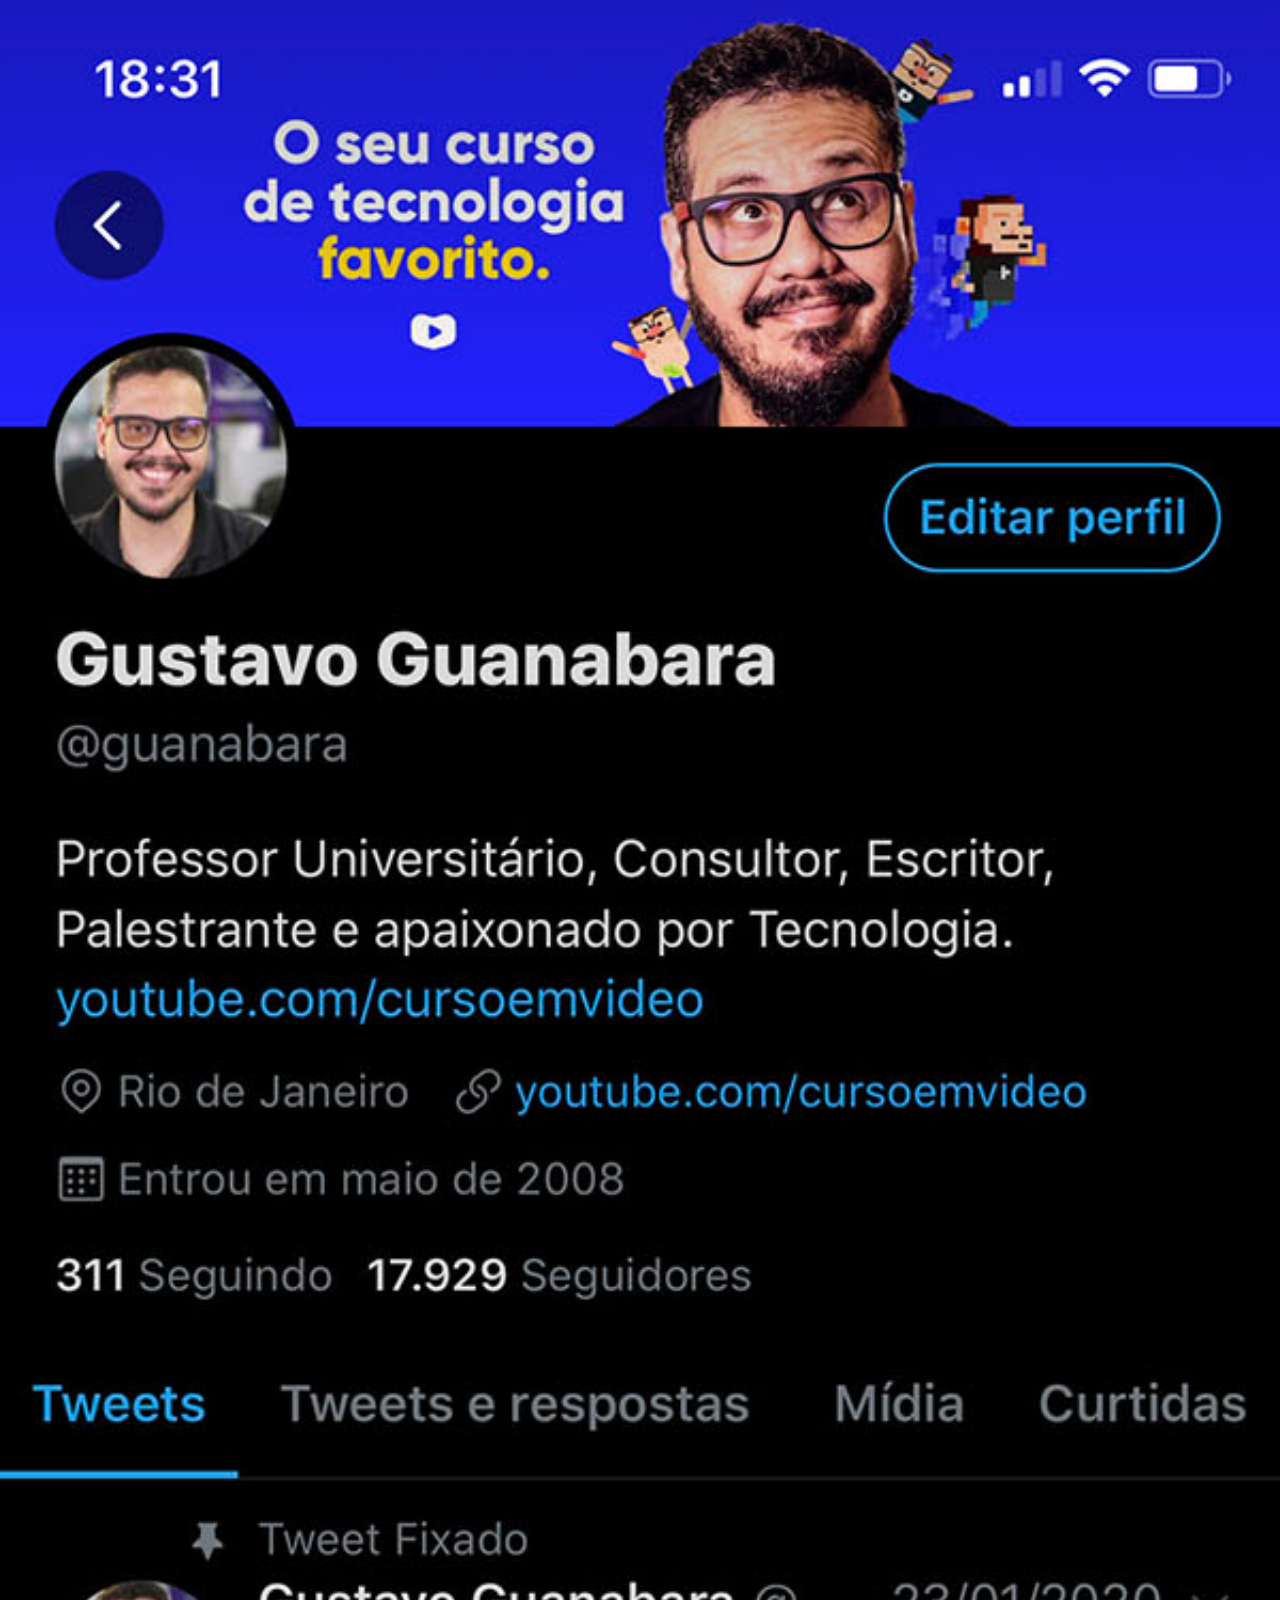
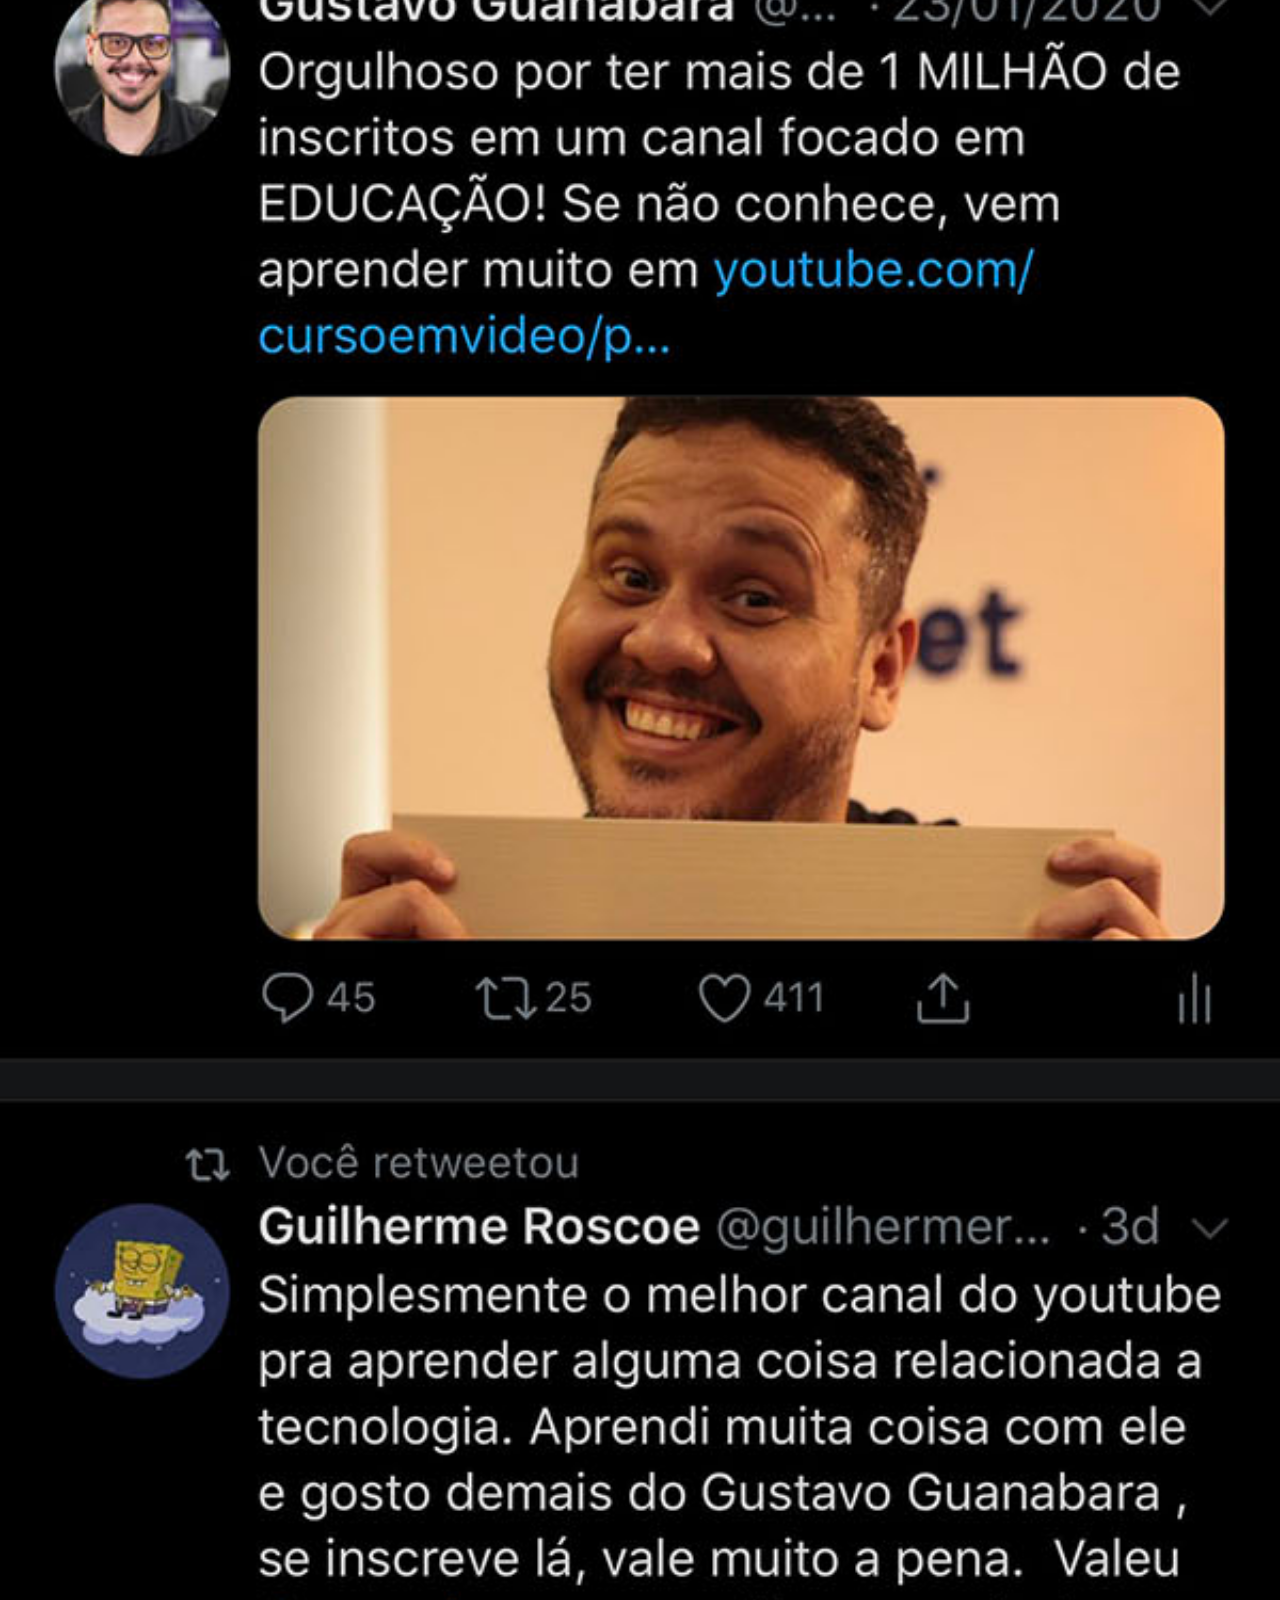
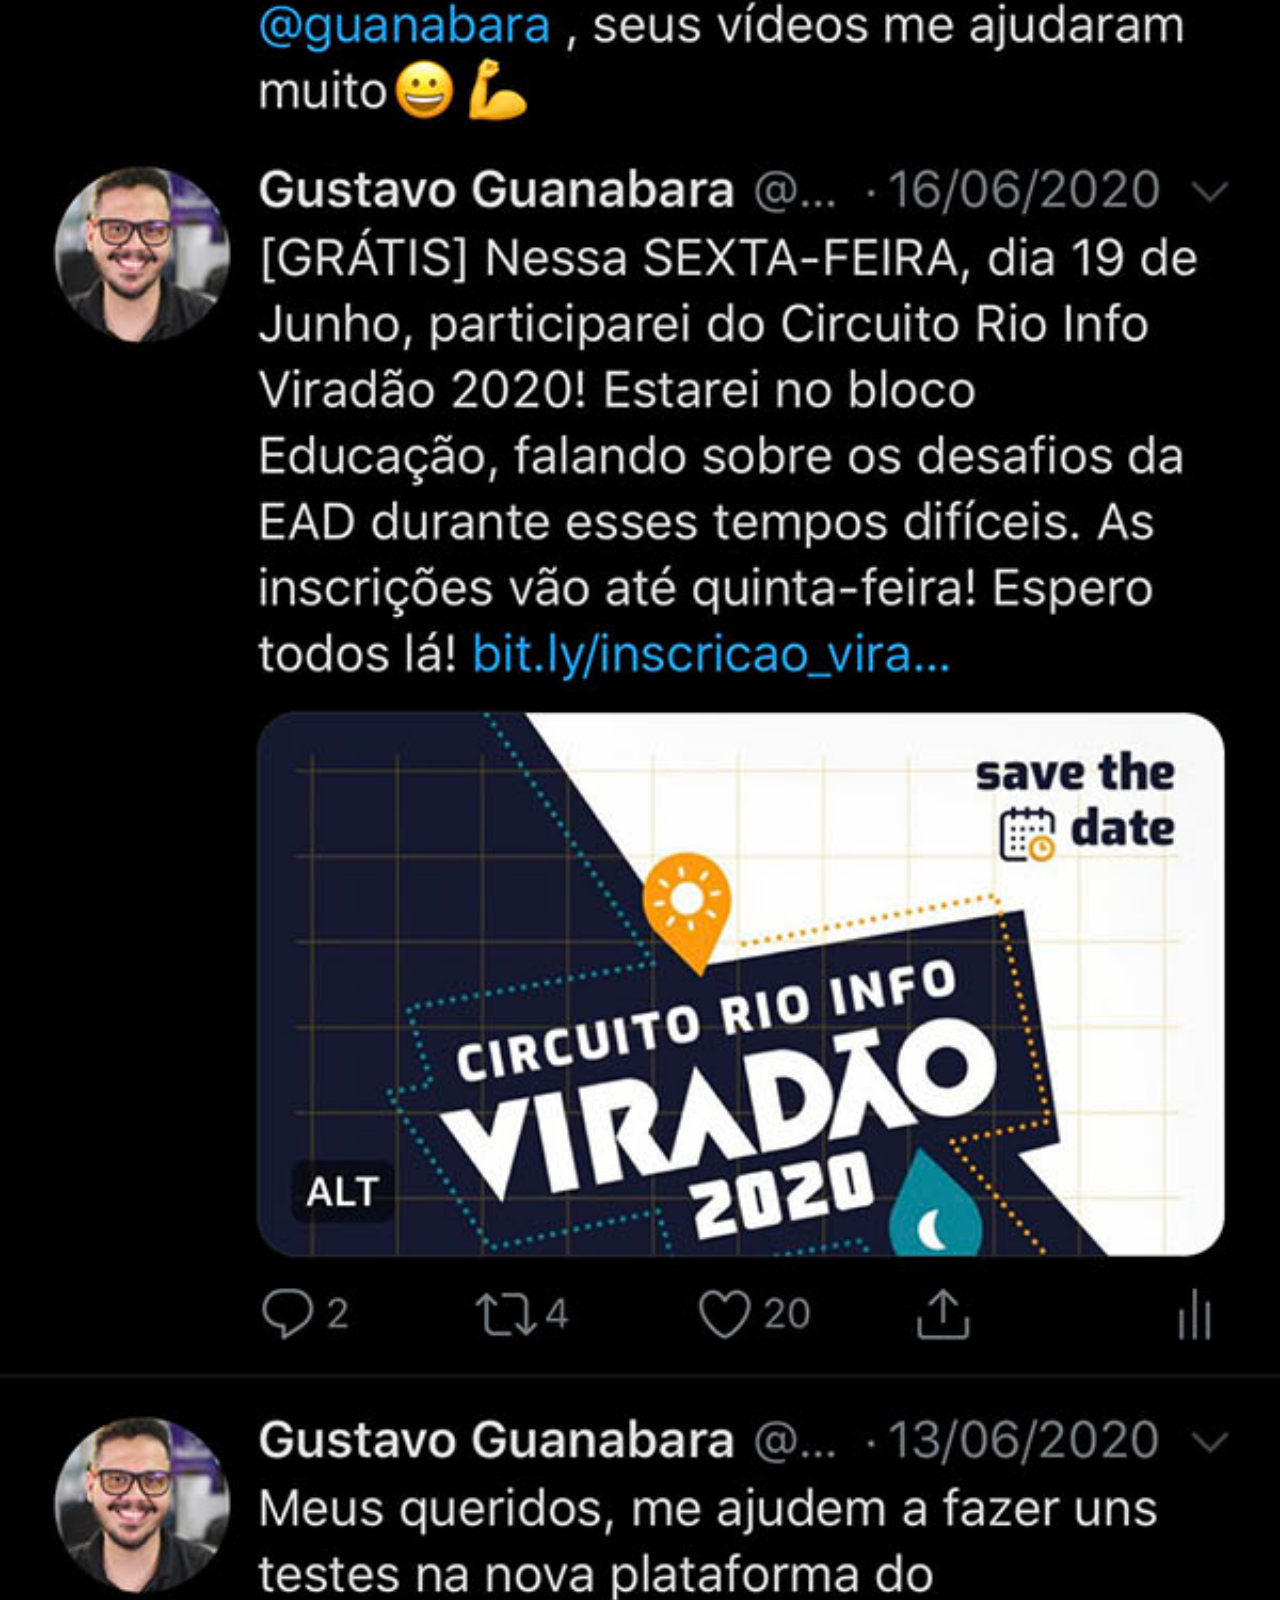
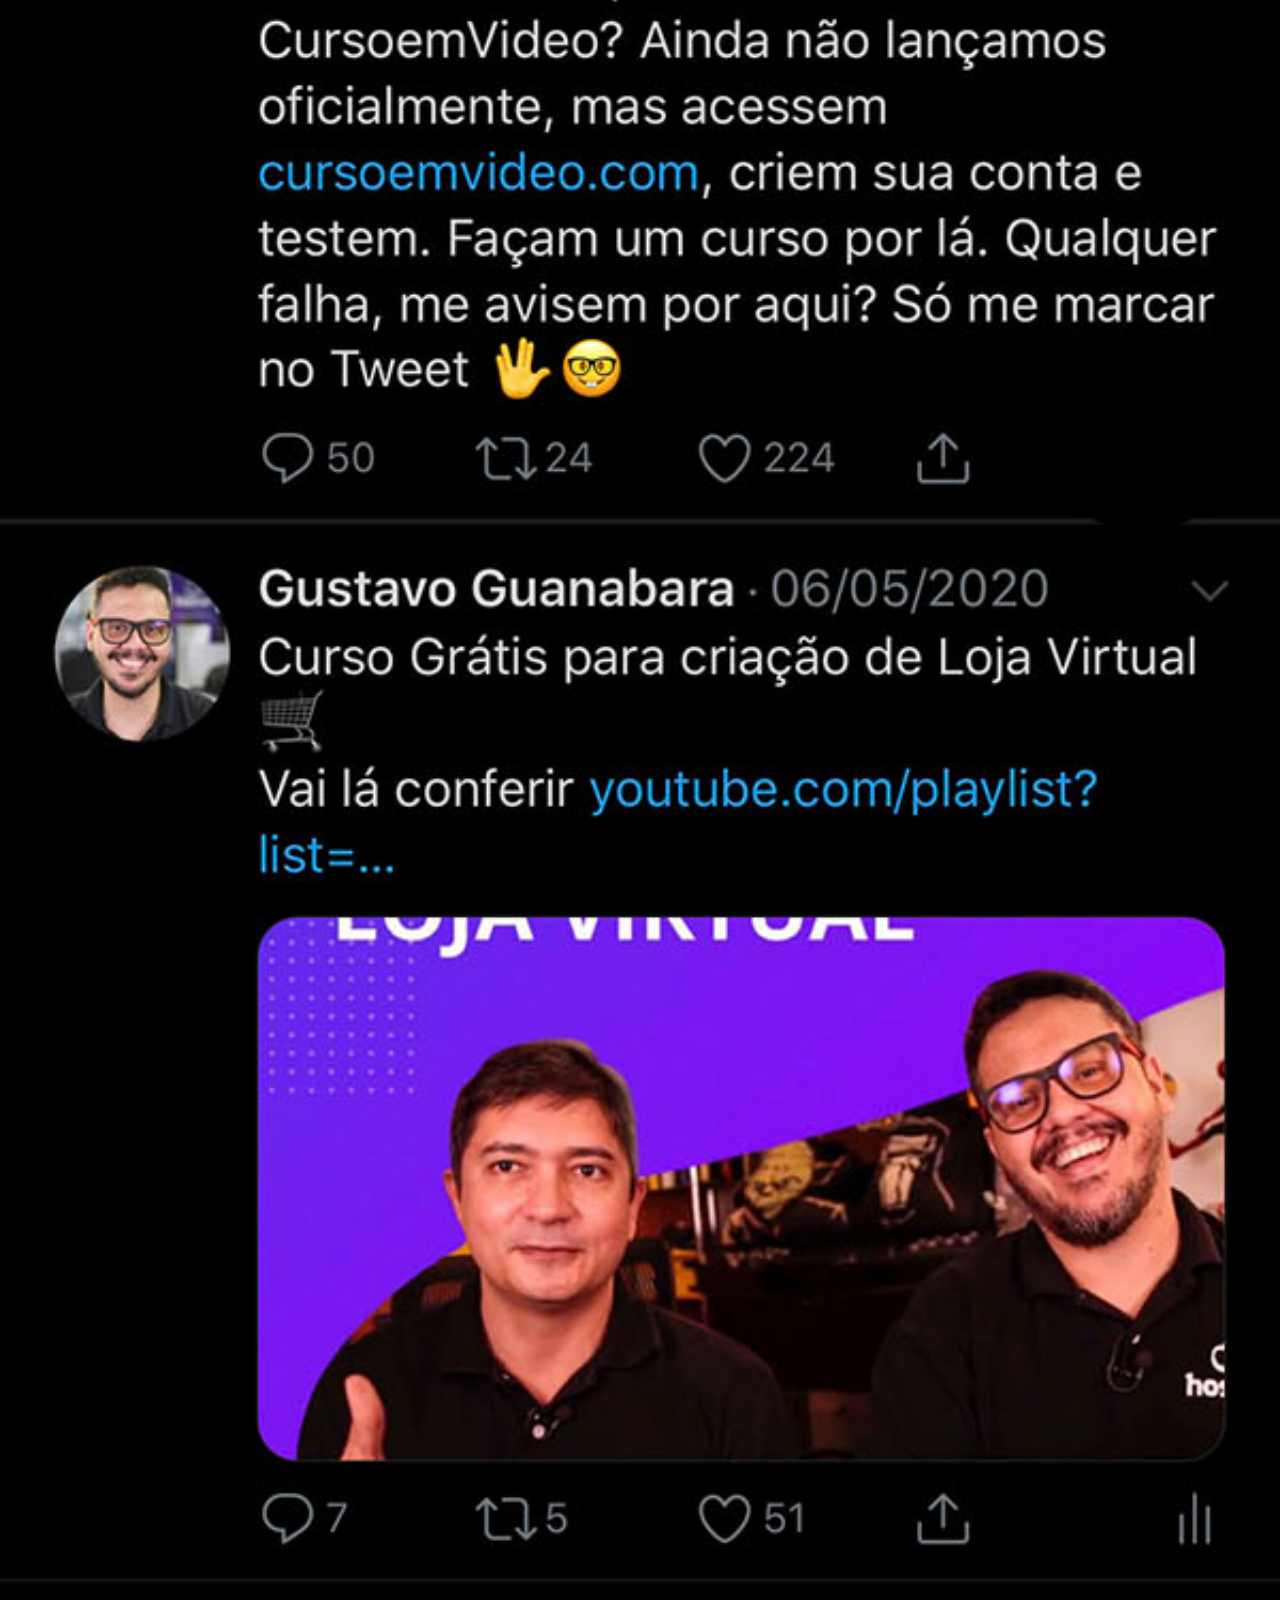
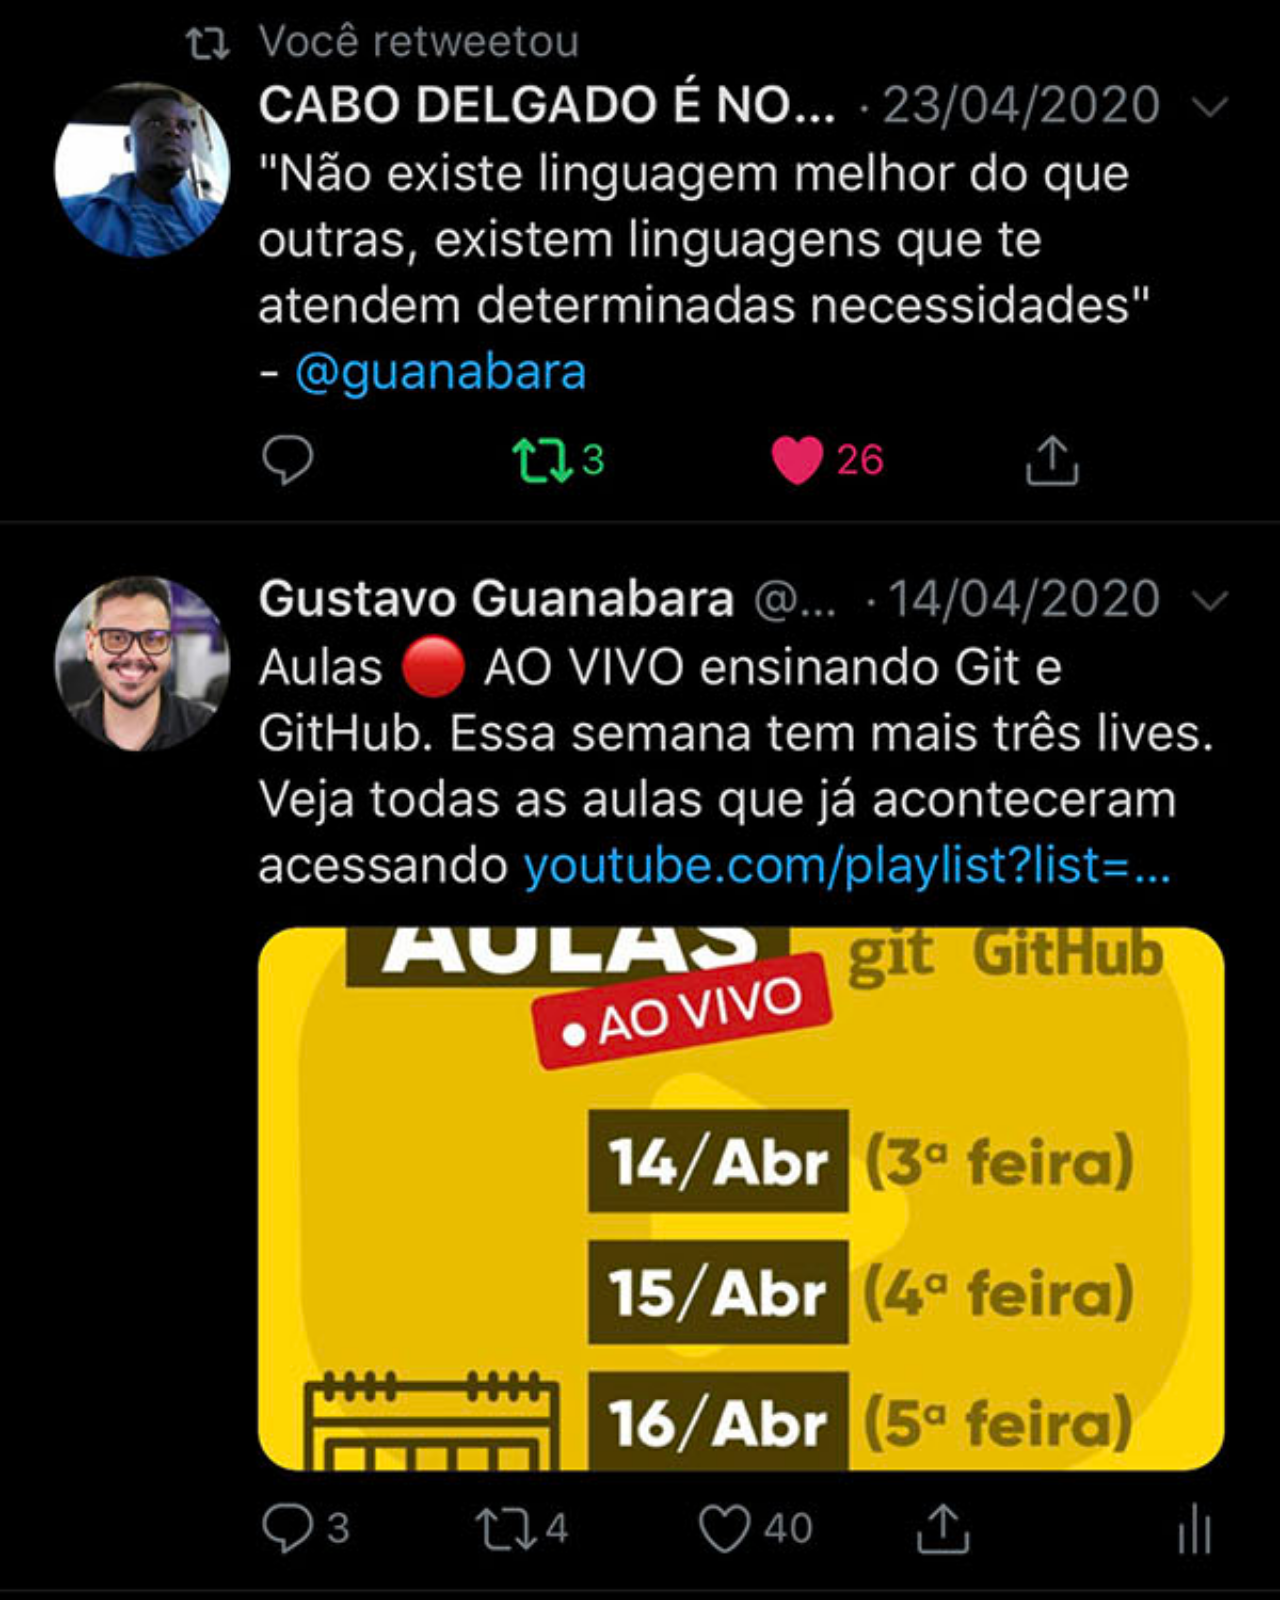
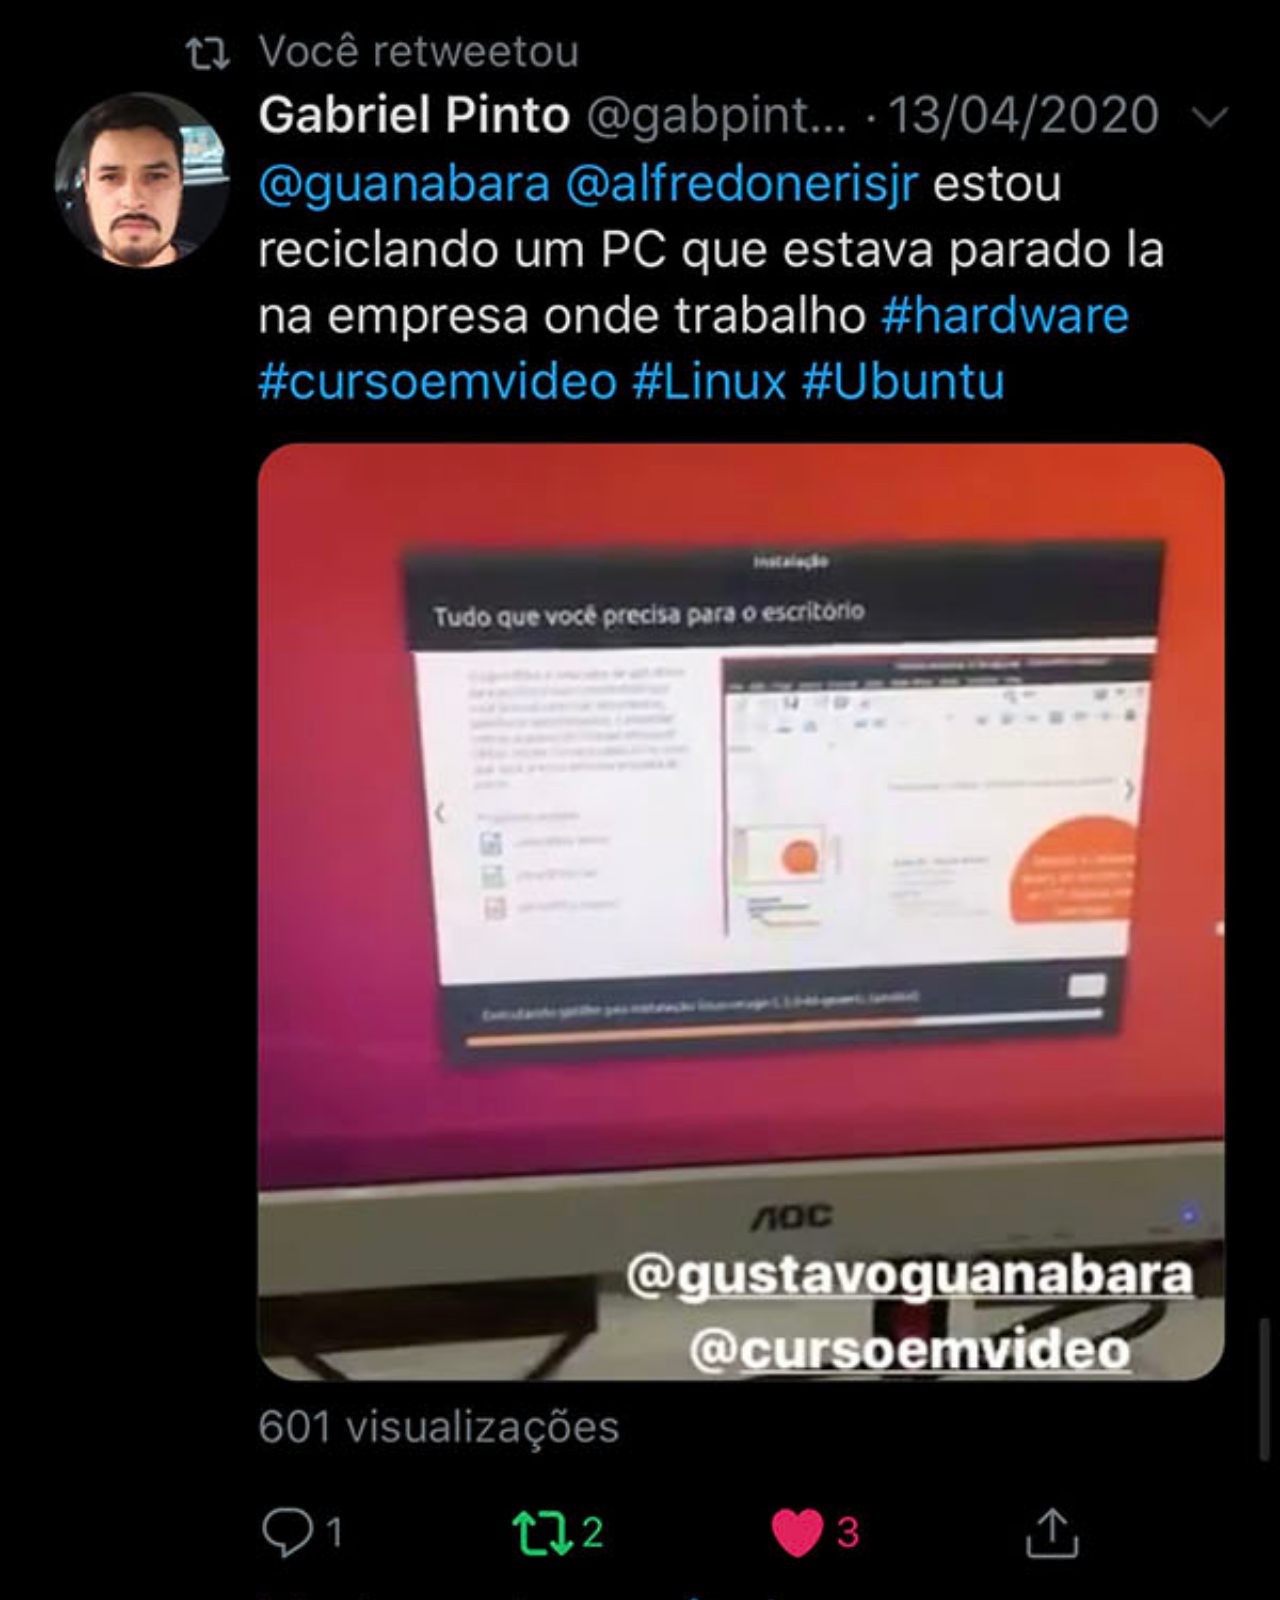
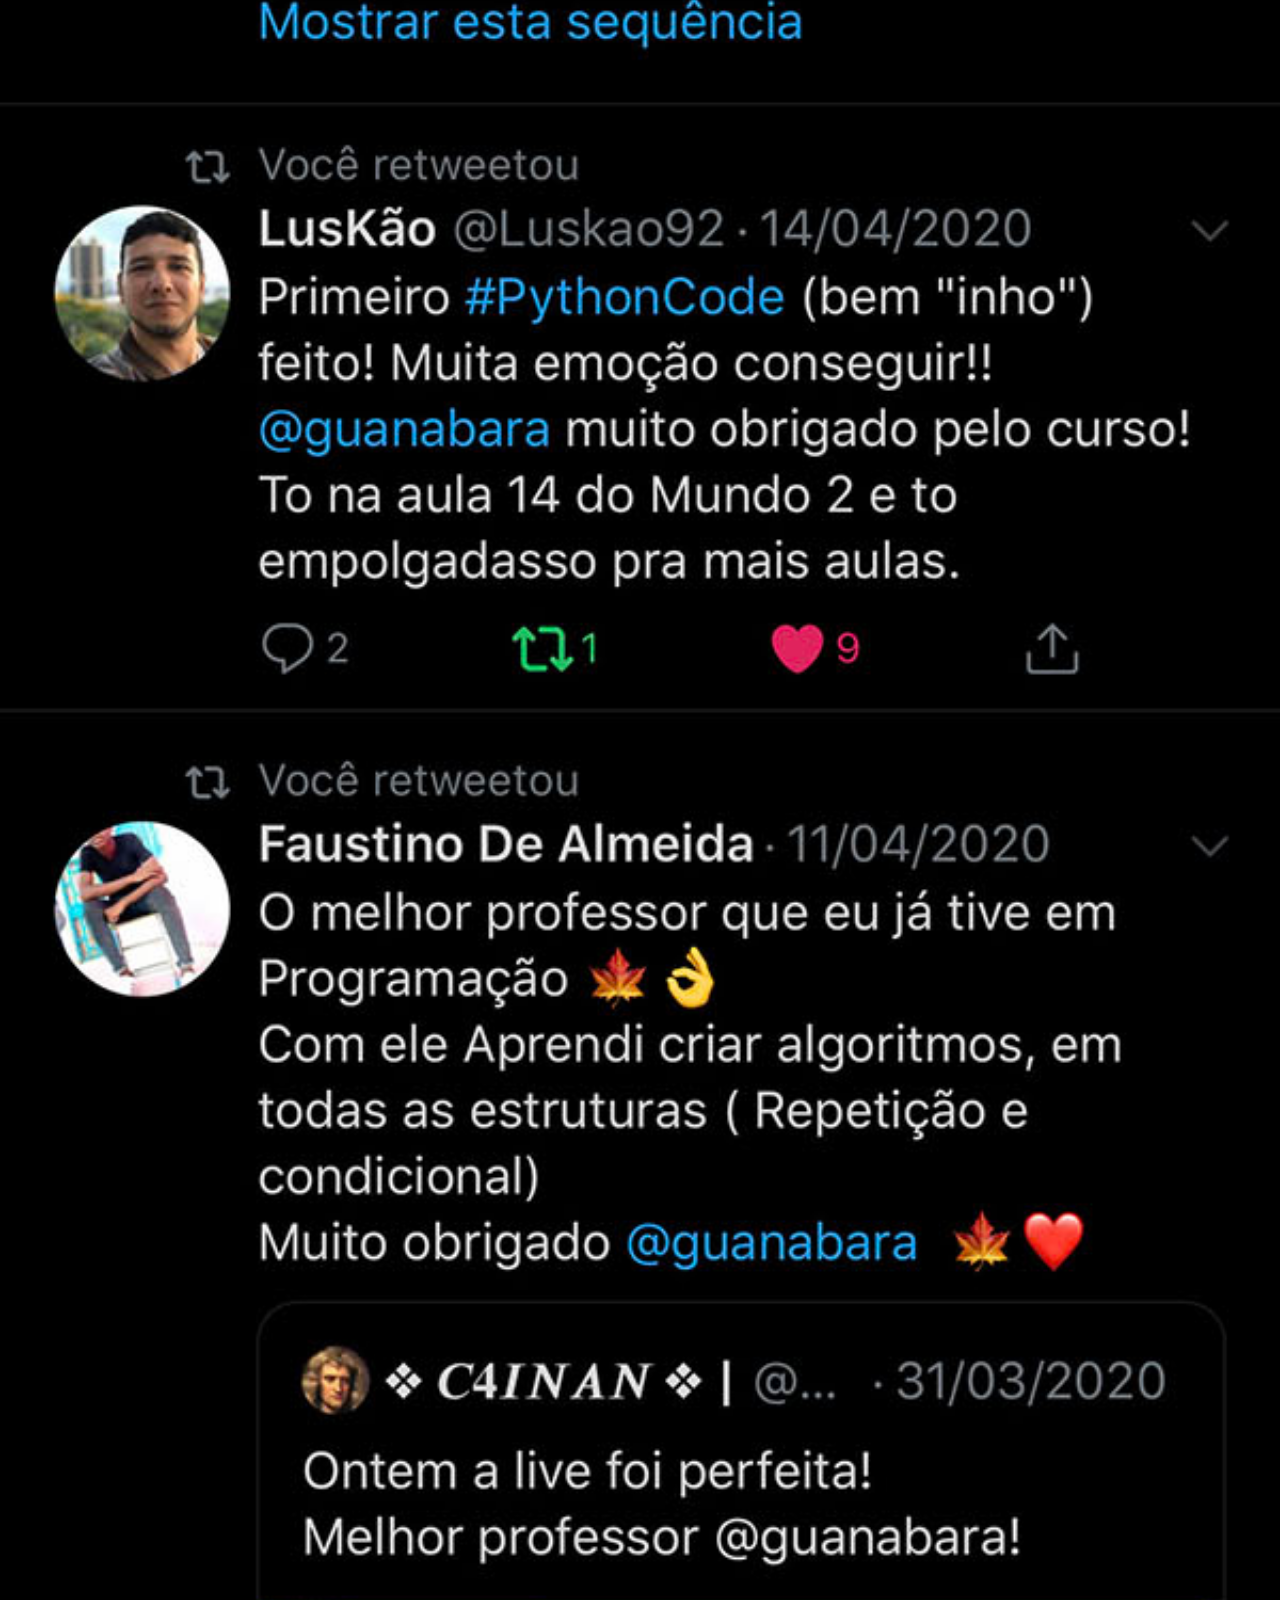
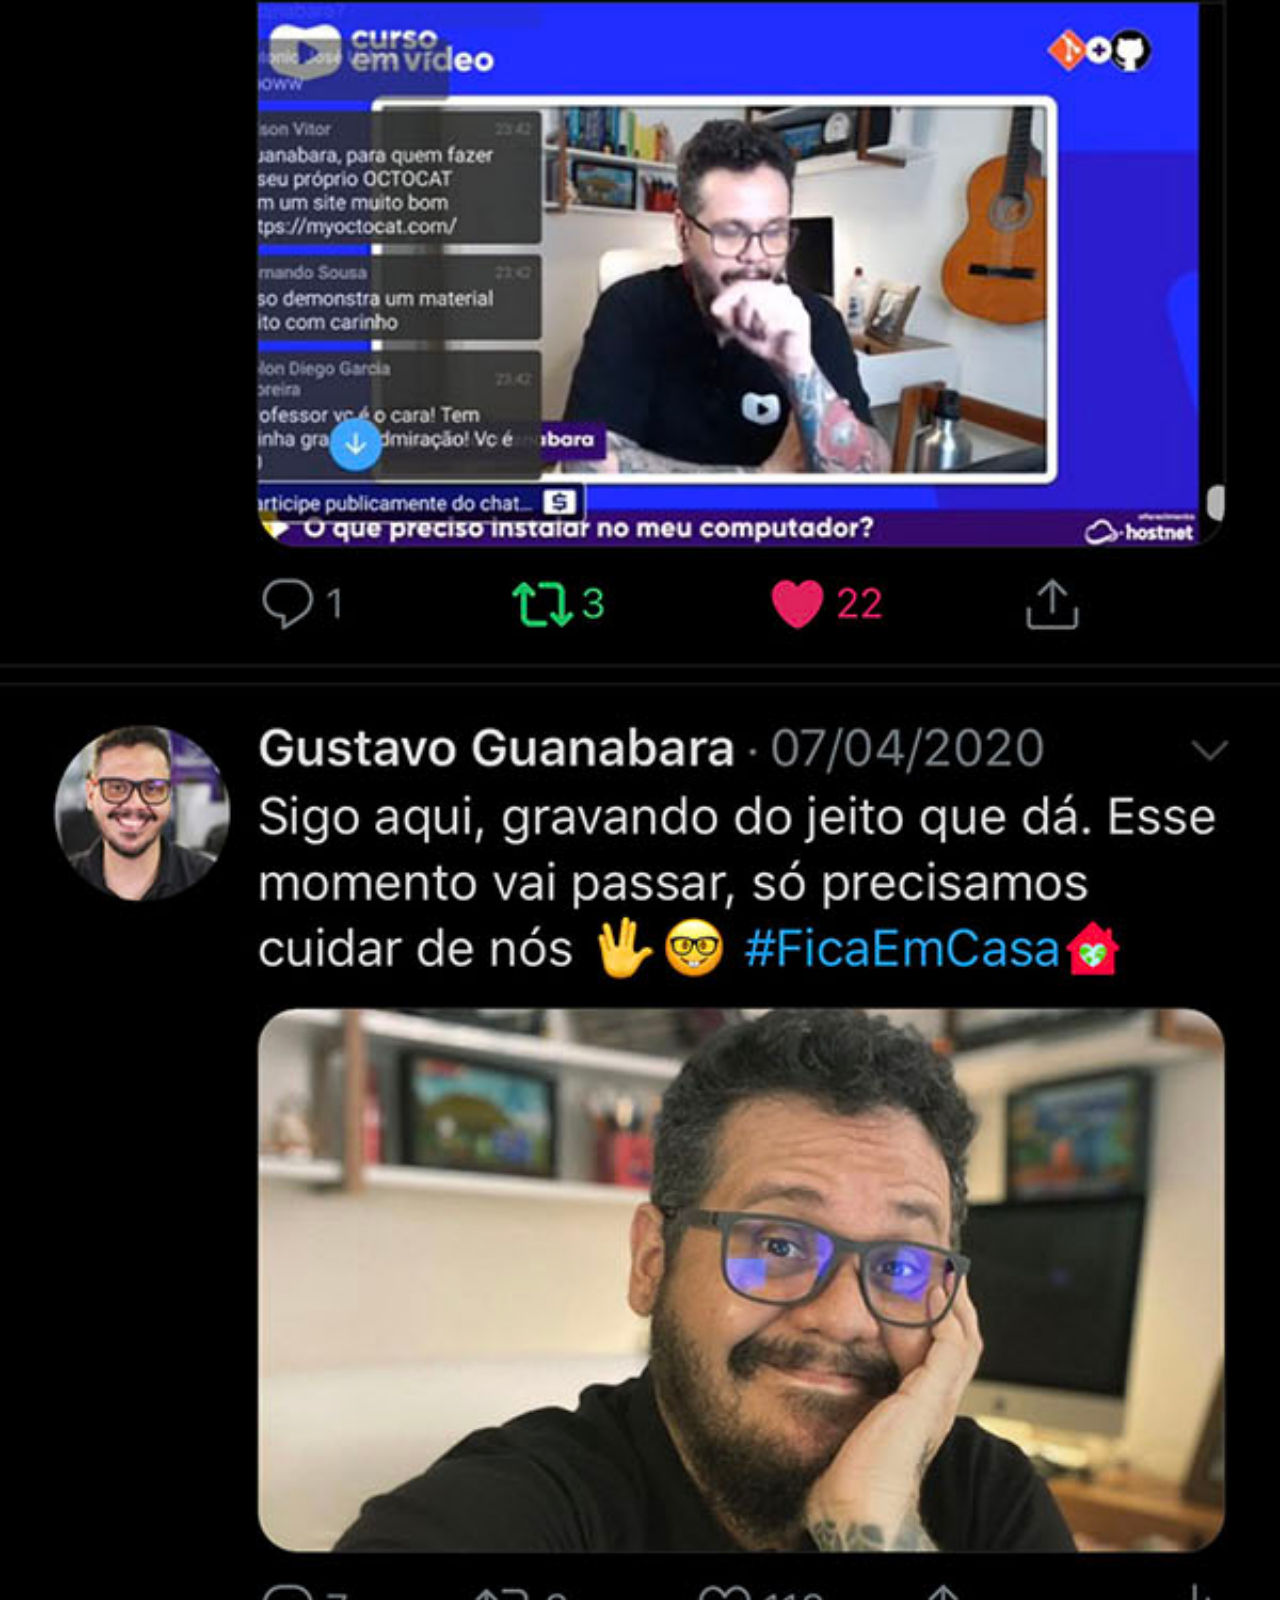
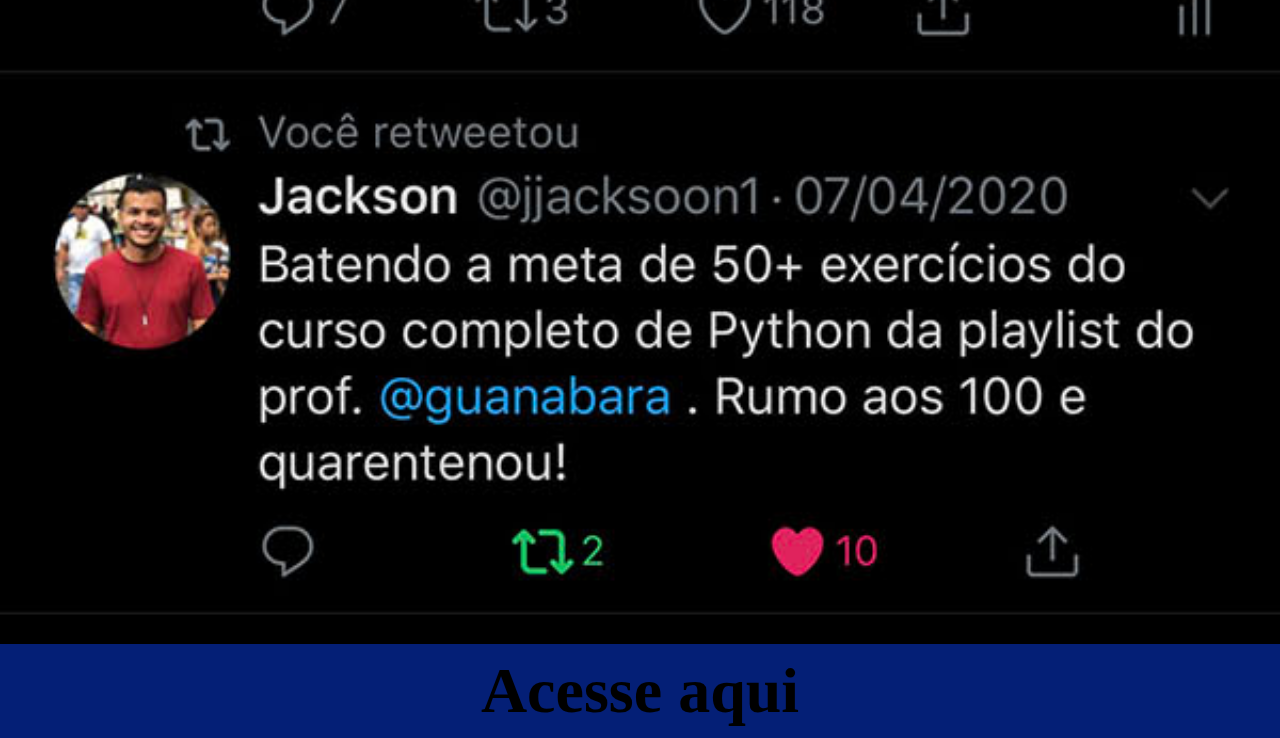
<file: telatwitter.html>
<!DOCTYPE html>
<html lang="pt-br">
<head>
    <meta charset="UTF-8">
    <meta http-equiv="X-UA-Compatible" content="IE=edge">
    <meta name="viewport" content="width=device-width, initial-scale=1.0">
    <title>Tela Twitter</title>
    <style>
    *{
        margin: 0;
        padding: 0;
        background-color: black;
    }
    ::-webkit-scrollbar{
        width: 0;
        height: 0;
    }
    img{
        width: 100vw;
        min-width: none;
    }
    a{
        display: block;
        padding: 10px;
        text-decoration: none;
        background-color: rgba(7, 49, 189, 0.623);
        color: black;
        text-align: center;
        font-size: 5vw;
        font-weight: bolder;
    }
    a:hover {
        background-color: rgb(47, 0, 255);
    }
    </style>
</head>
<body>
    <img src="imagens/tela-twitter.jpg" alt="tela-twitter">
    <a href="https://twitter.com/guanabara" target="_blank" rel="external">Acesse aqui</a>
    
</body>
</html>
</file>
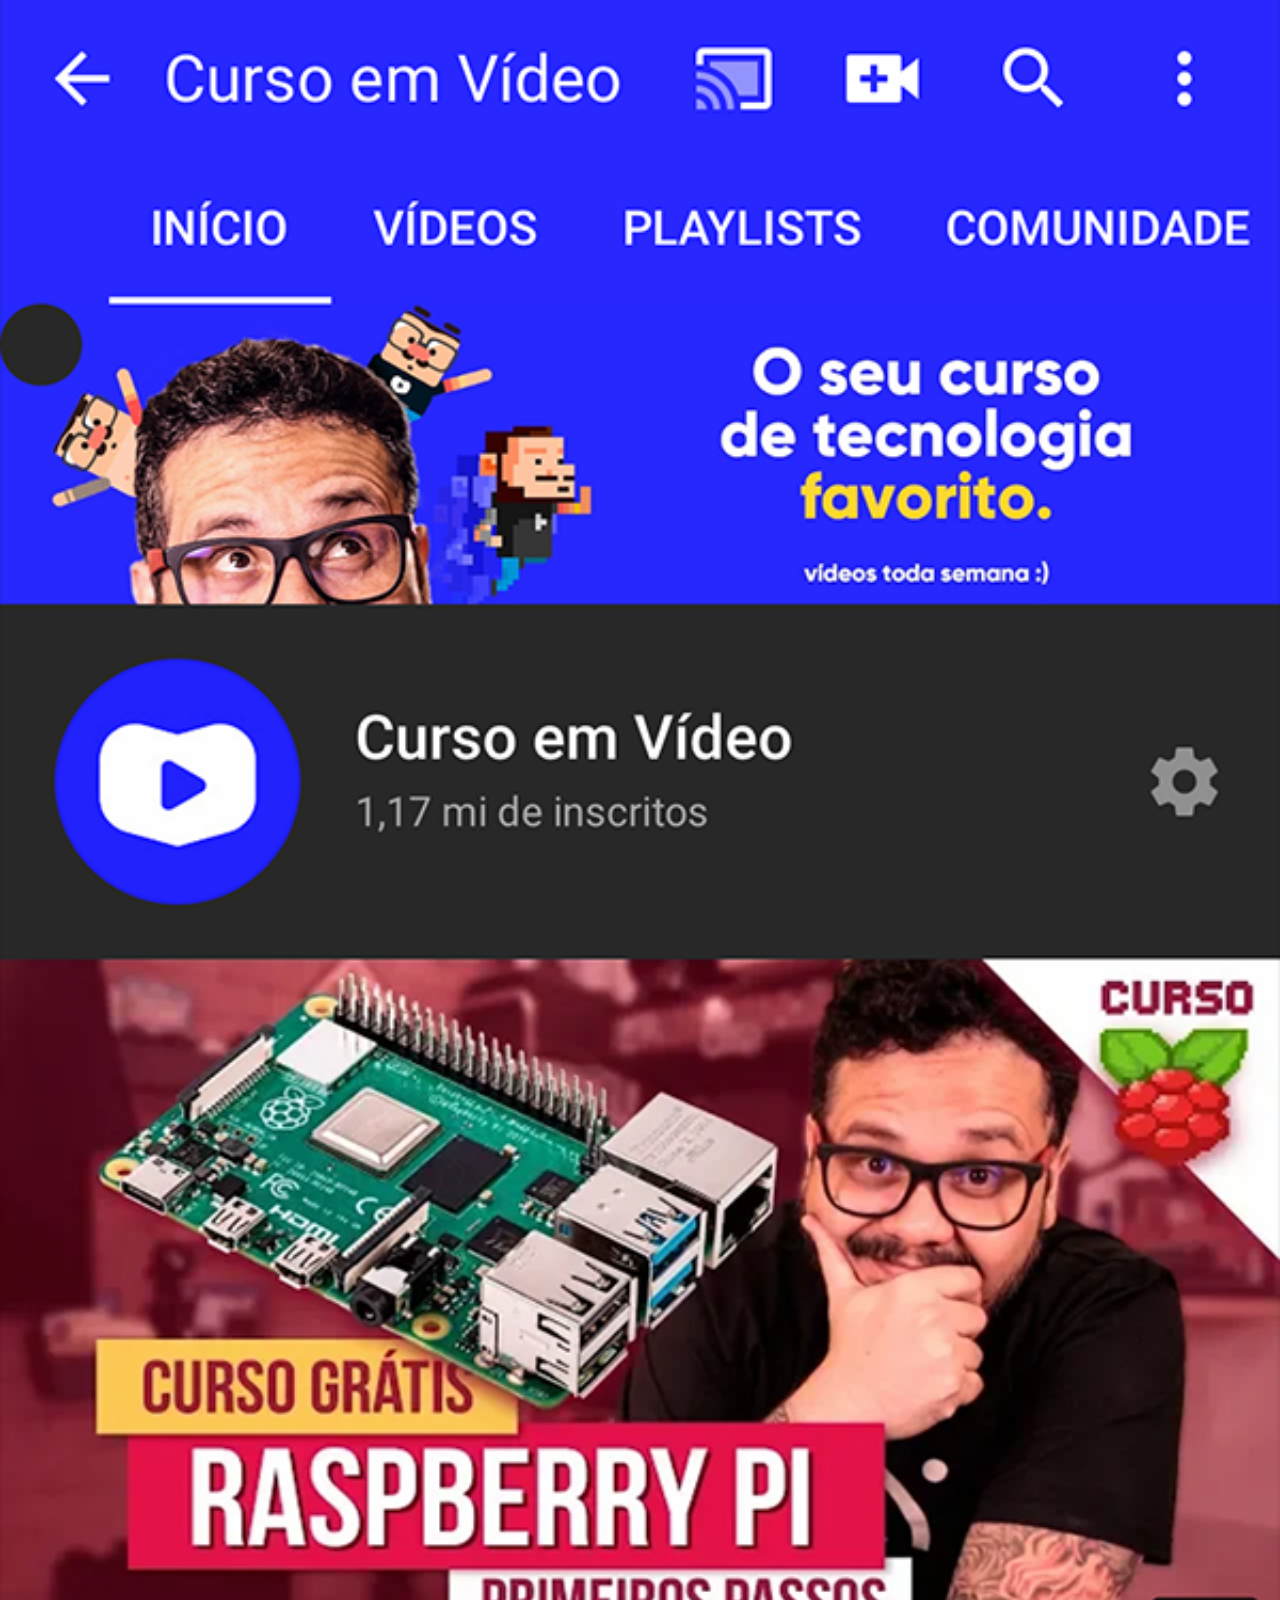
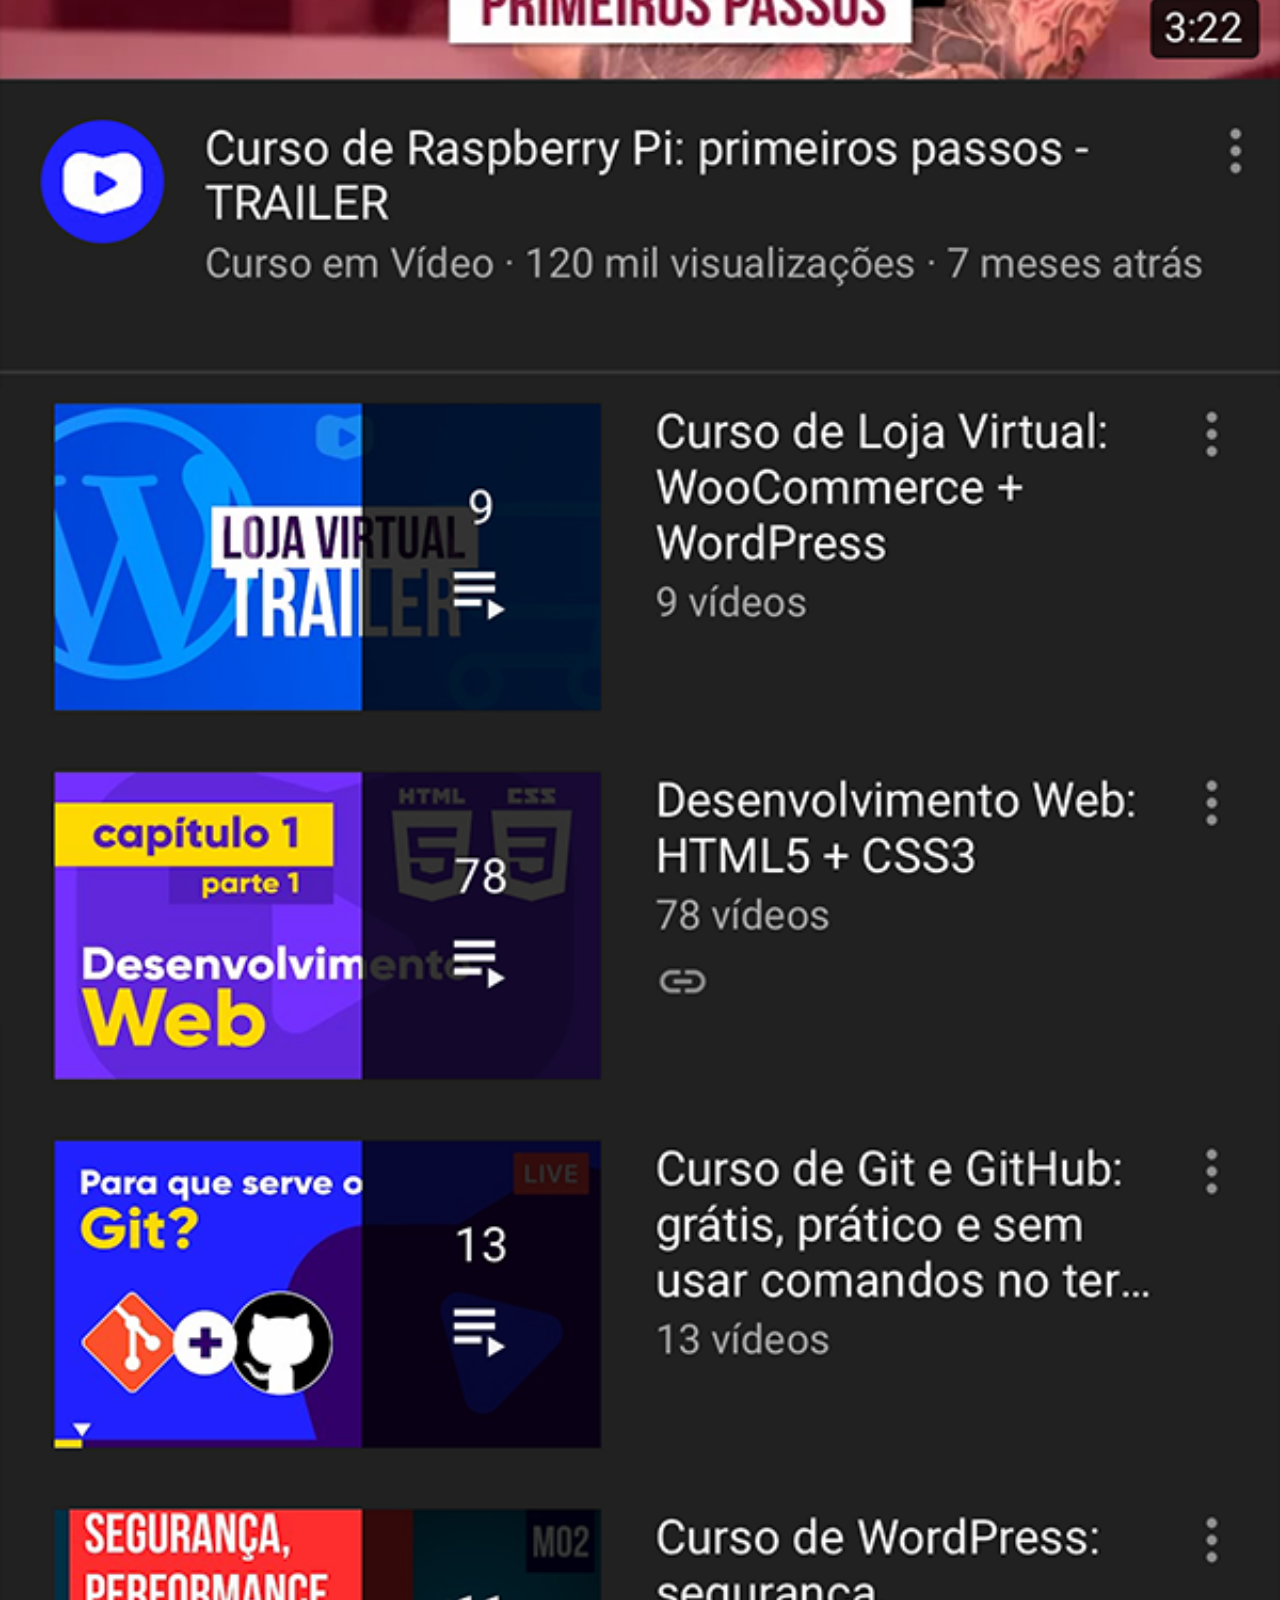
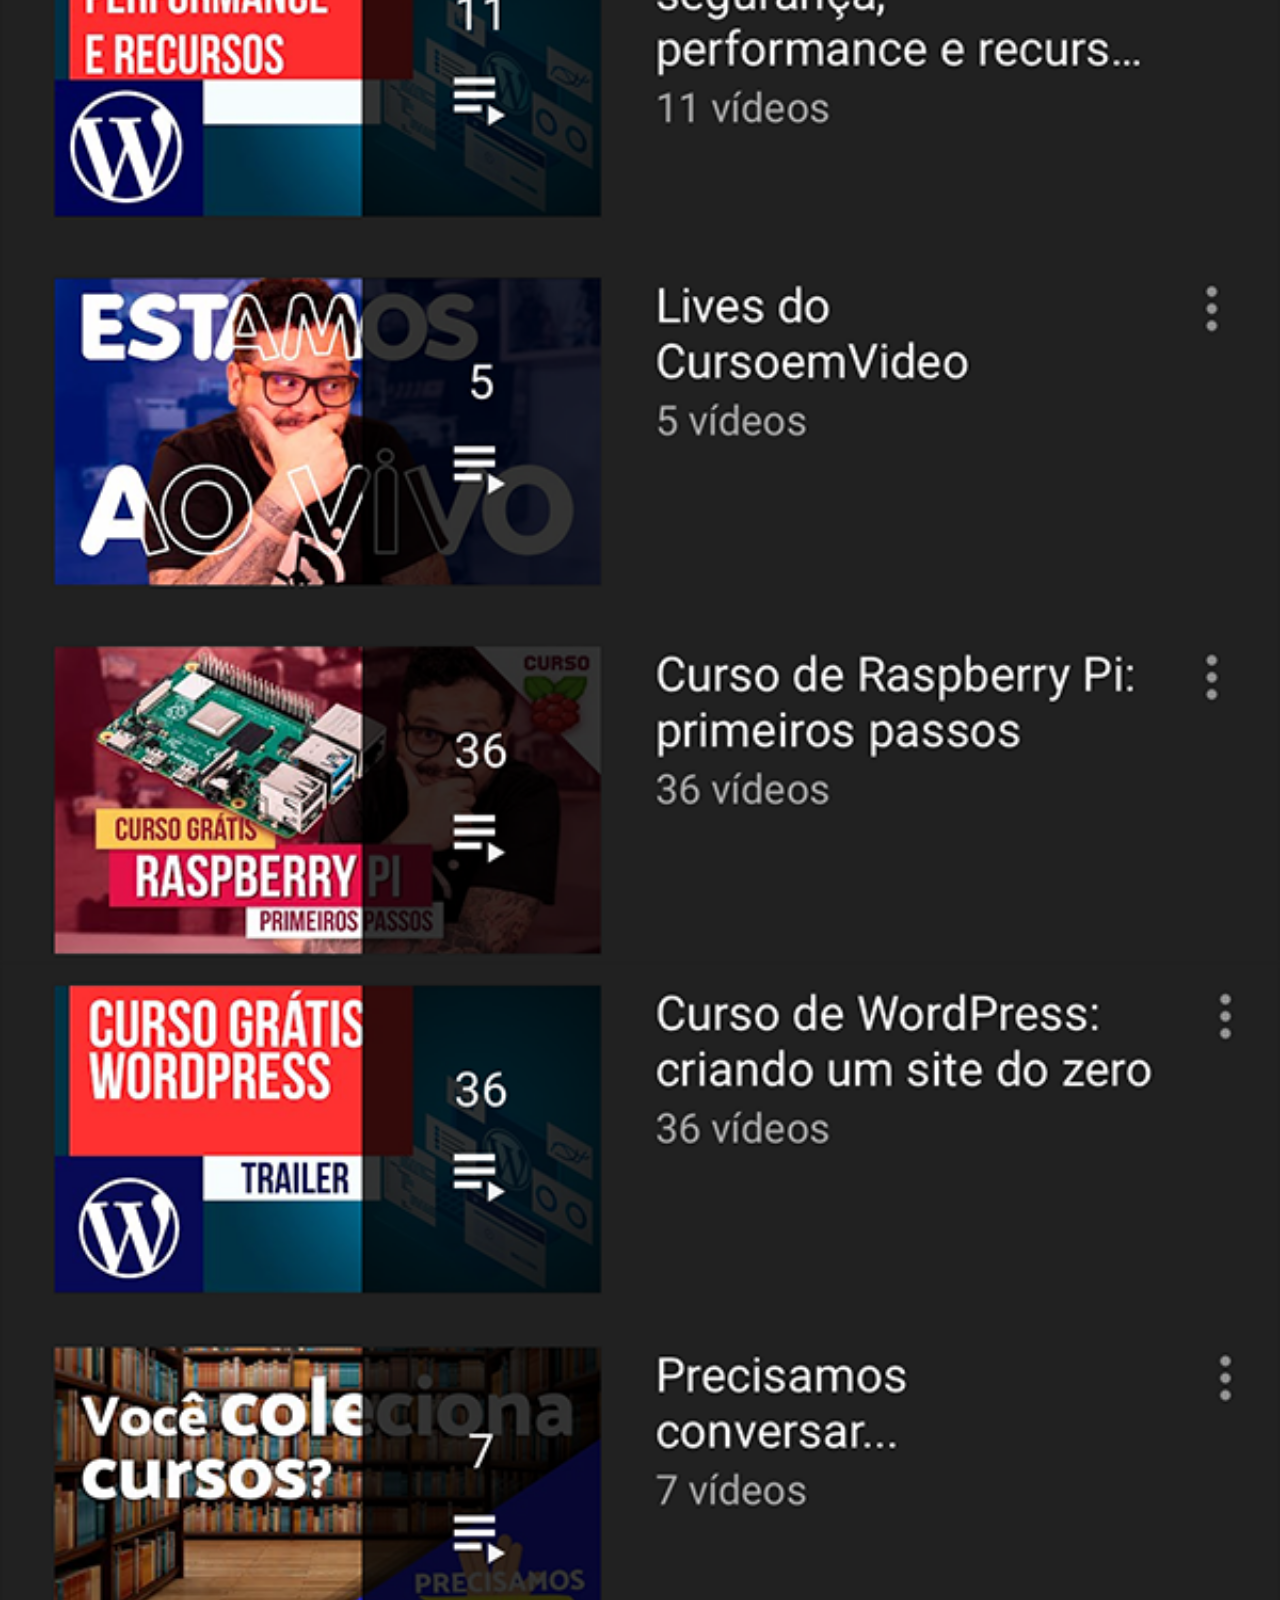
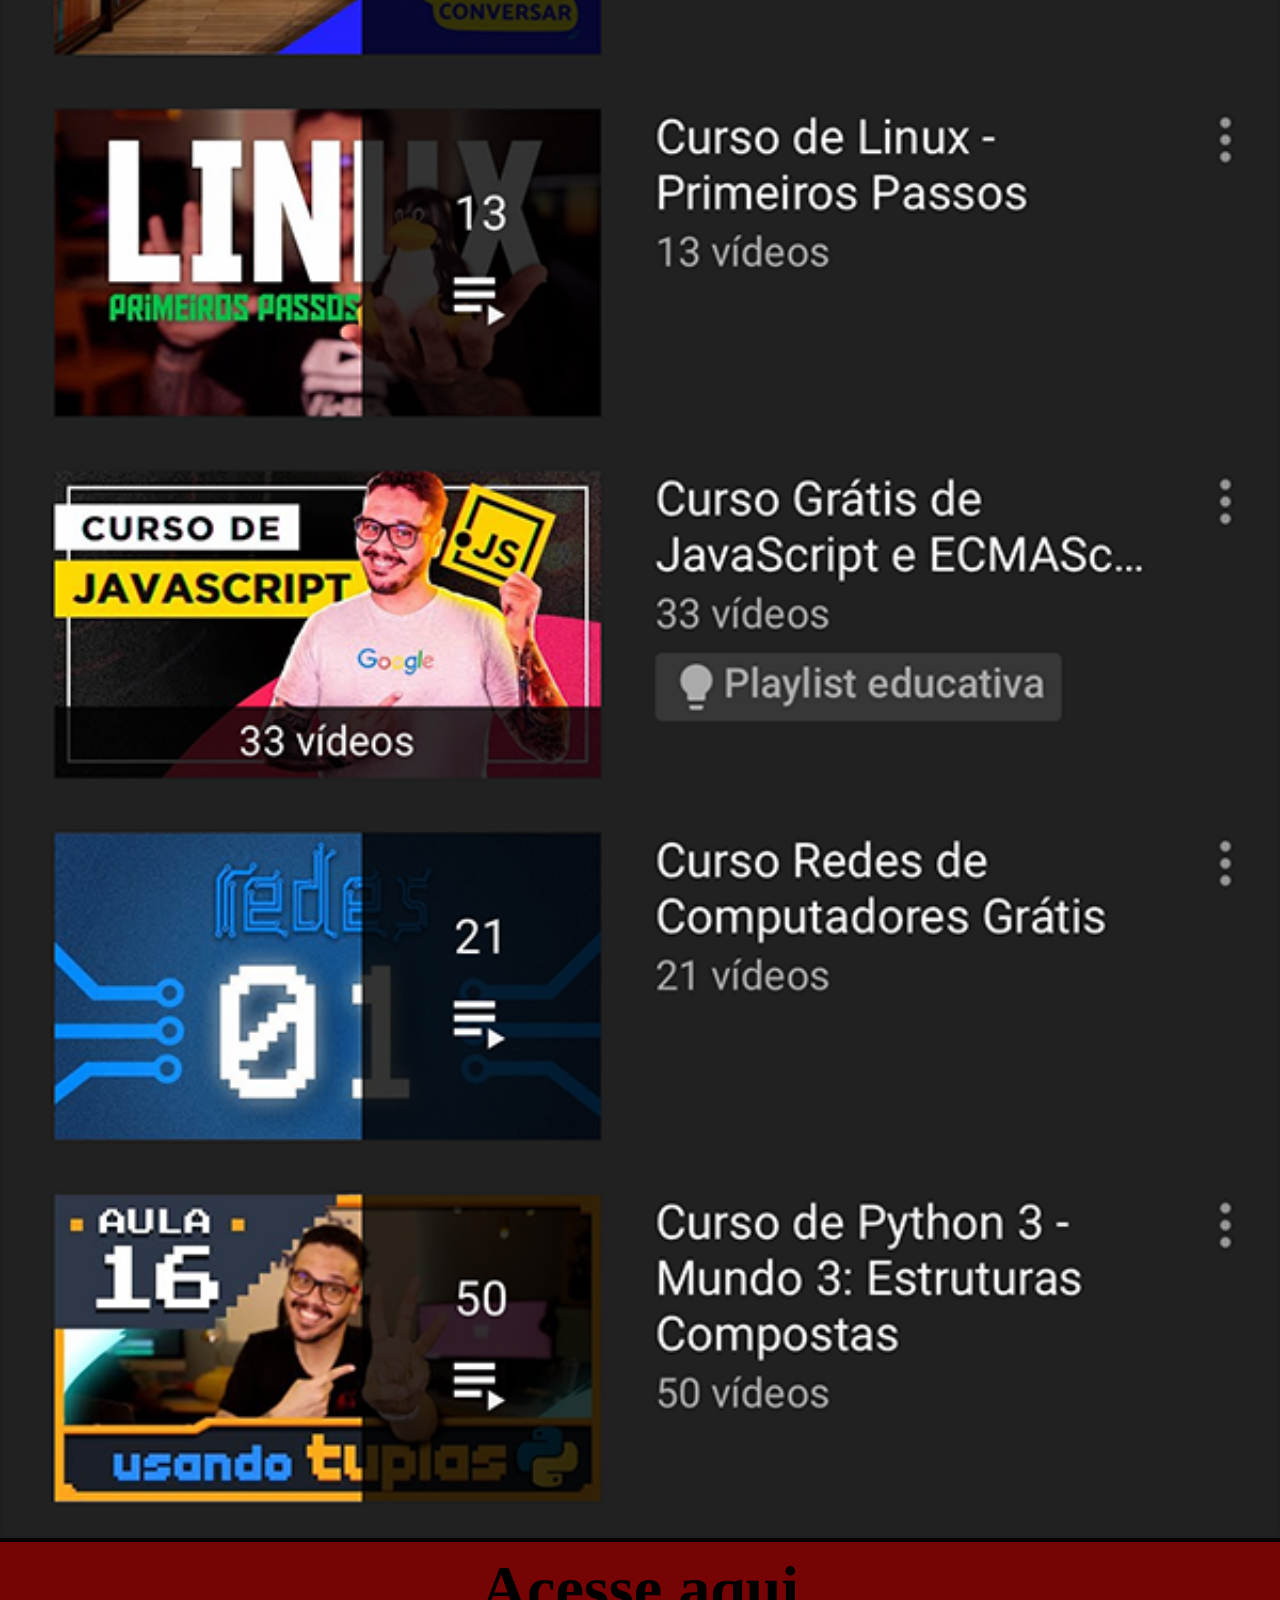
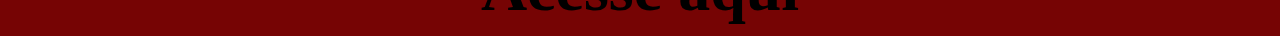
<file: telayoutube.html>
<!DOCTYPE html>
<html lang="pt-br">
<head>
    <meta charset="UTF-8">
    <meta http-equiv="X-UA-Compatible" content="IE=edge">
    <meta name="viewport" content="width=device-width, initial-scale=1.0">
    <title>home</title>
    <style>
    *{
        margin: 0;
        padding: 0;
        background-color: black;
    }
    ::-webkit-scrollbar{
        width: 0;
        height: 0;
    }
    img{
        width: 100vw;
        min-width: none;
    }
    a{
        display: block;
        padding: 10px;
        text-decoration: none;
        background-color: rgba(189, 7, 7, 0.623);
        color: black;
        text-align: center;
        font-size: 5vw;
        font-weight: bolder;
    }
    a:hover {
        background-color: rgb(255, 0, 0);
    }
    </style>
</head>
<body>
    <img src="imagens/tela-youtube.png" alt="tela do youtube">
    <a href="https://www.youtube.com/@CursoemVideo/playlists" target="_blank" rel="external">Acesse aqui</a>
    
</body>
</html>
</file>
<file: styles/style.css>
@charset "UTF-8";
*{
    margin: 0;
    padding: 0;
    font-family: Arial, Helvetica, sans-serif;
}
body{
    position: absolute;
    width: 100vw;
    height: 100vh;
    background-color: black;
    background-image: url(../imagens/fundo-madeira.jpg);
    background-size: cover;
    background-position: center center;
    background-attachment: fixed;
}
main{
    position: relative;
    height: 100vh;
    
}
section#phone{
    position: absolute;
    top: 50%;
    left: 50%;
    background: url('../imagens/frame-iphone.png') no-repeat;
    transform: translate(-50%, -50%);
    width: 311px;
    height: 627px;
    border-radius: 40px;
    padding: 0;
}
section#phone > iframe{
    position: relative;
    top: 80px;
    left: 22px;
    width: 267px;
    height: 471px;
    border-radius: 2px;
}
section#social{
    position: absolute;
    left: 93%;
    top: 20px;
    background-color: black;
    width: 0;

}
section#social> a > img.logo{
    width: 50px;
    height: 50px;
    border-radius: 100%;
    margin: 20px;
    box-shadow: 10px 10px 10px black;
}
.logo:hover{
    transform: translate(-5%, 5px);
    box-sizing: border-box;
    border: 2px solid rgba(248, 246, 246, 0.664);
    box-shadow: 20px 20px 30px black;
    transition: transform .5s, border 1s;
}
</file>
